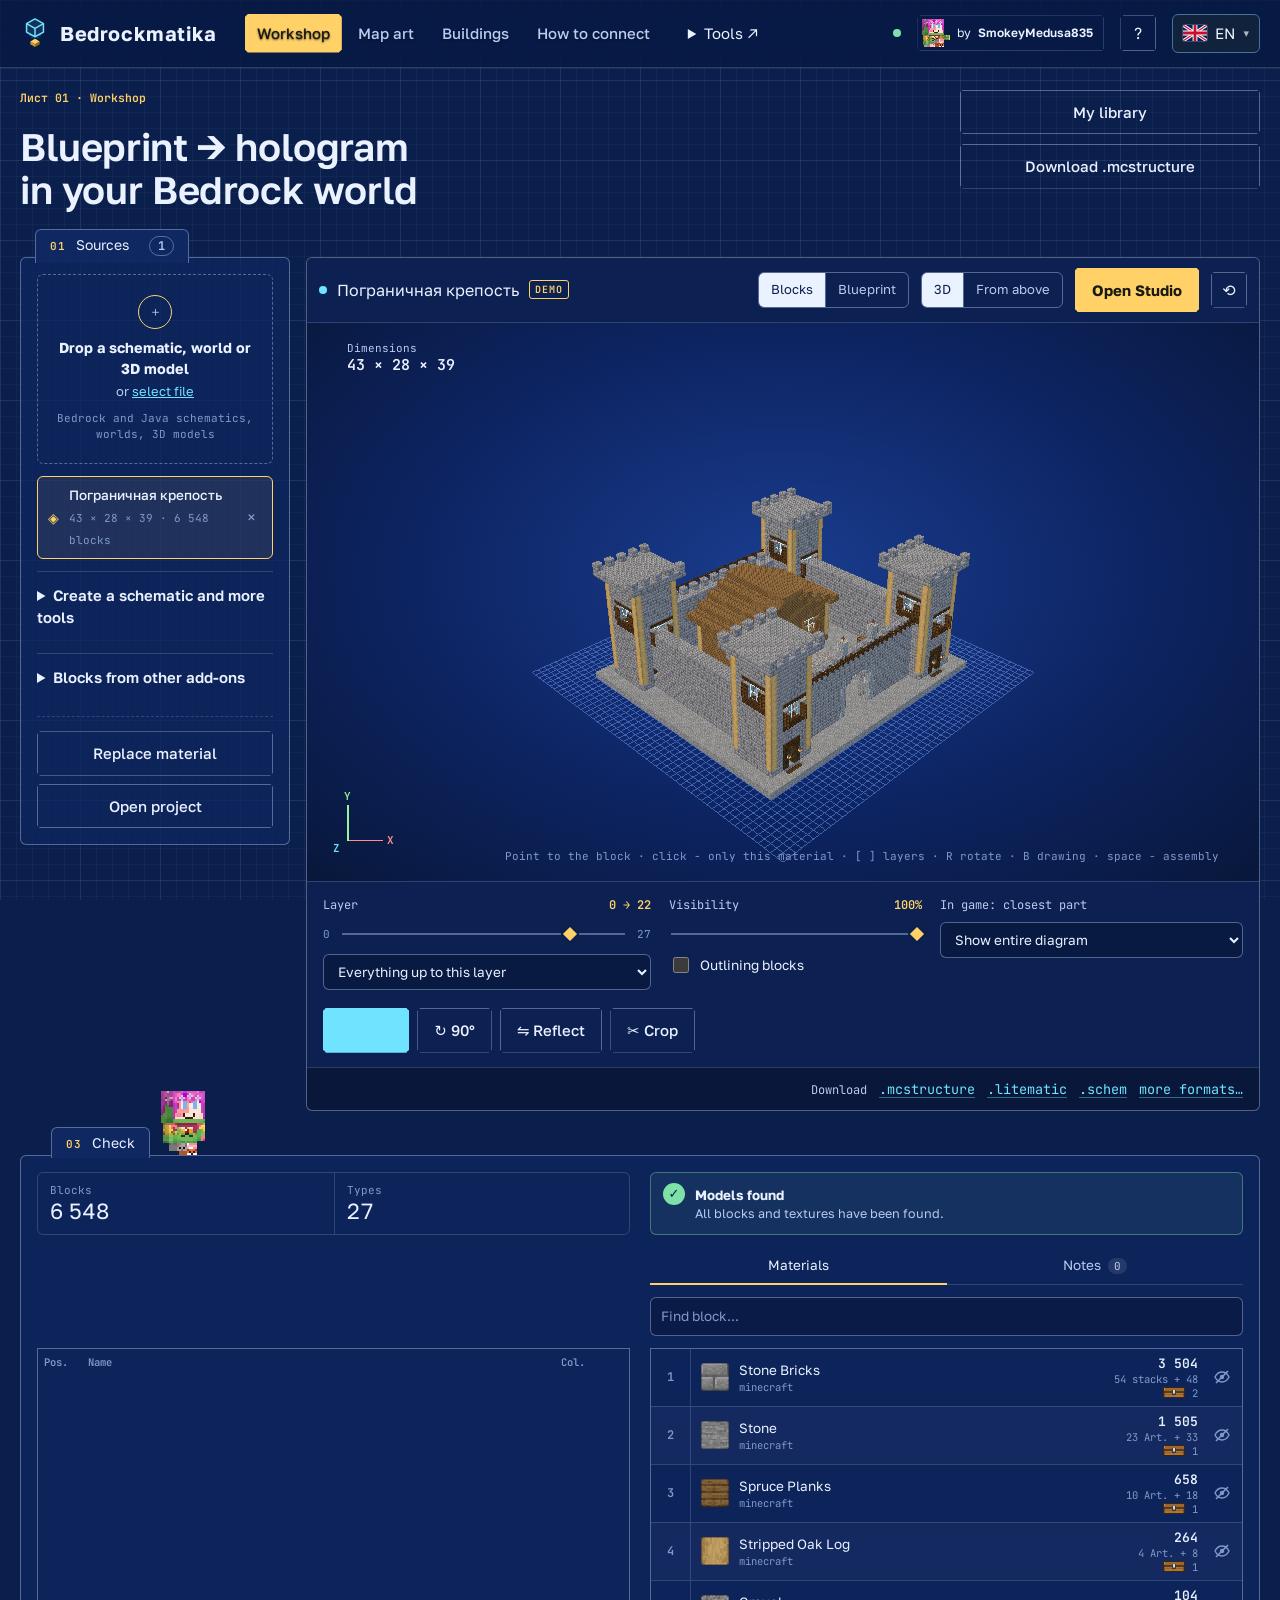
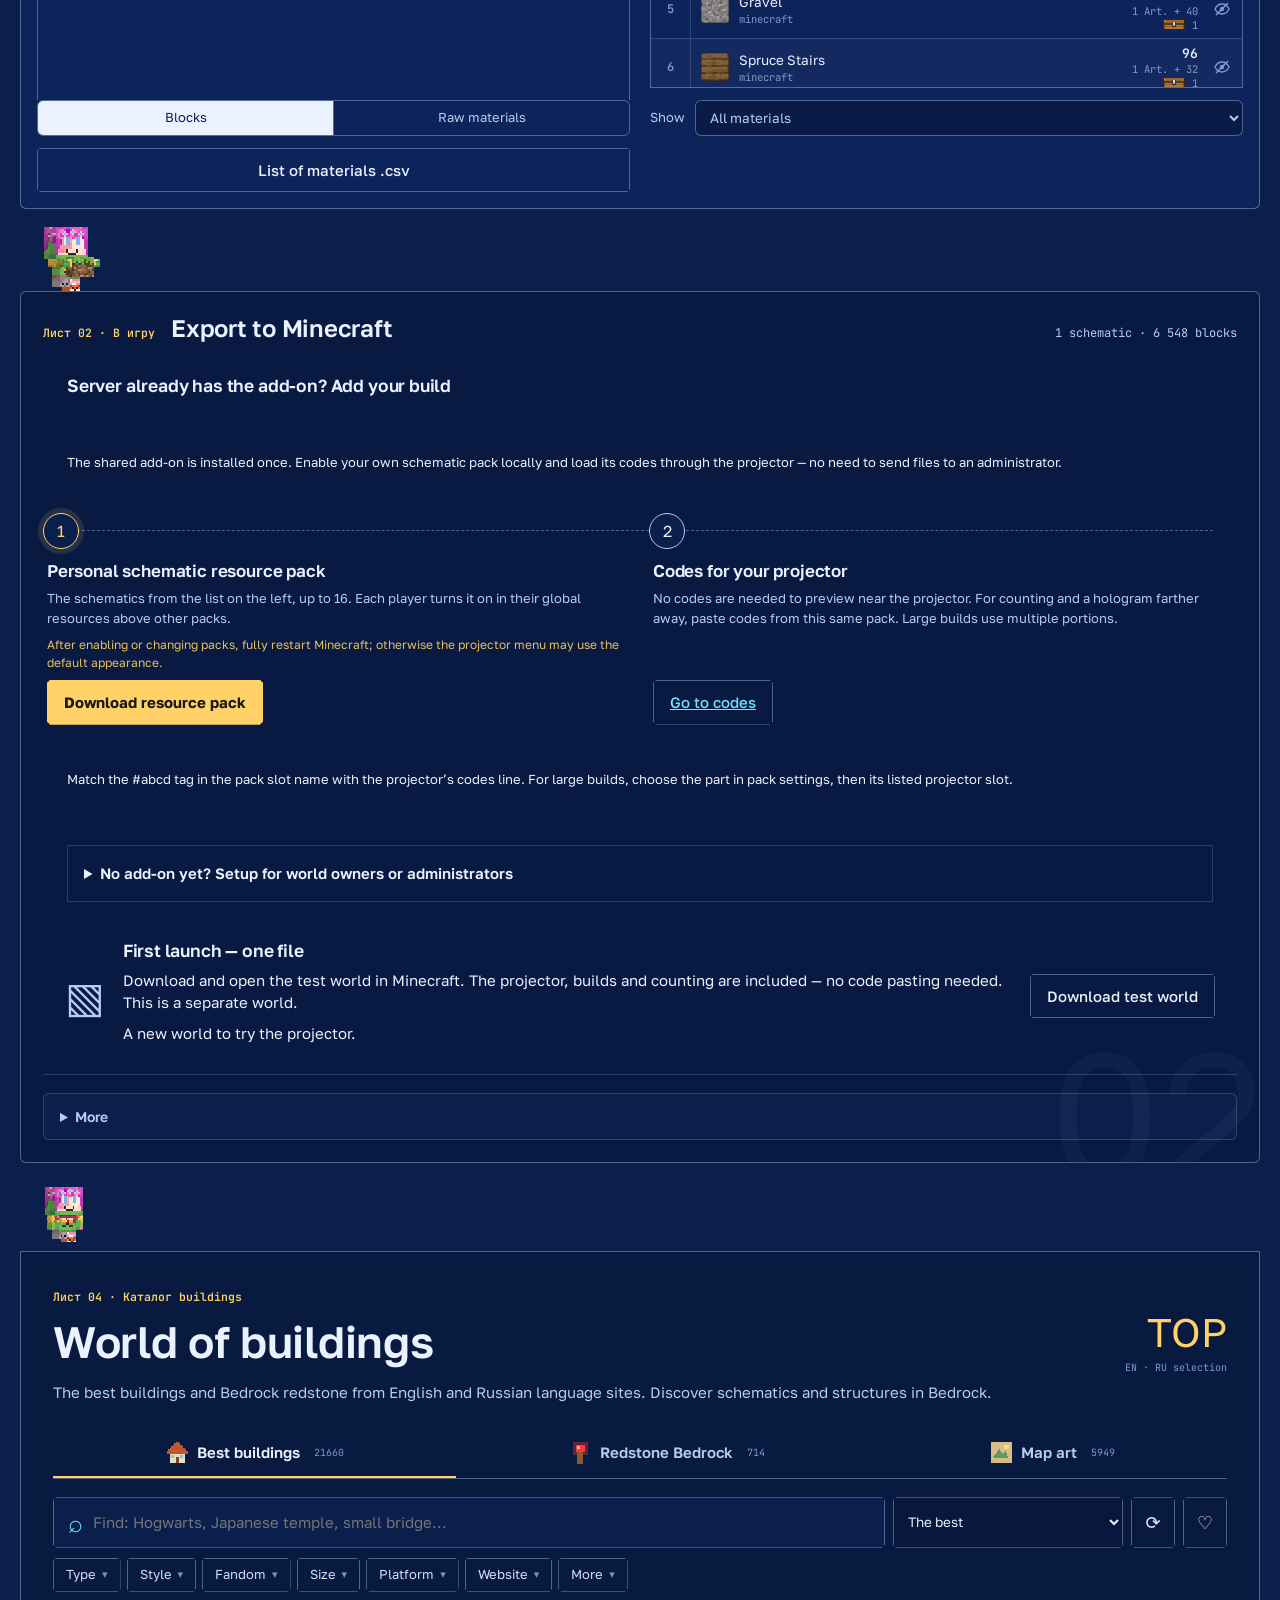
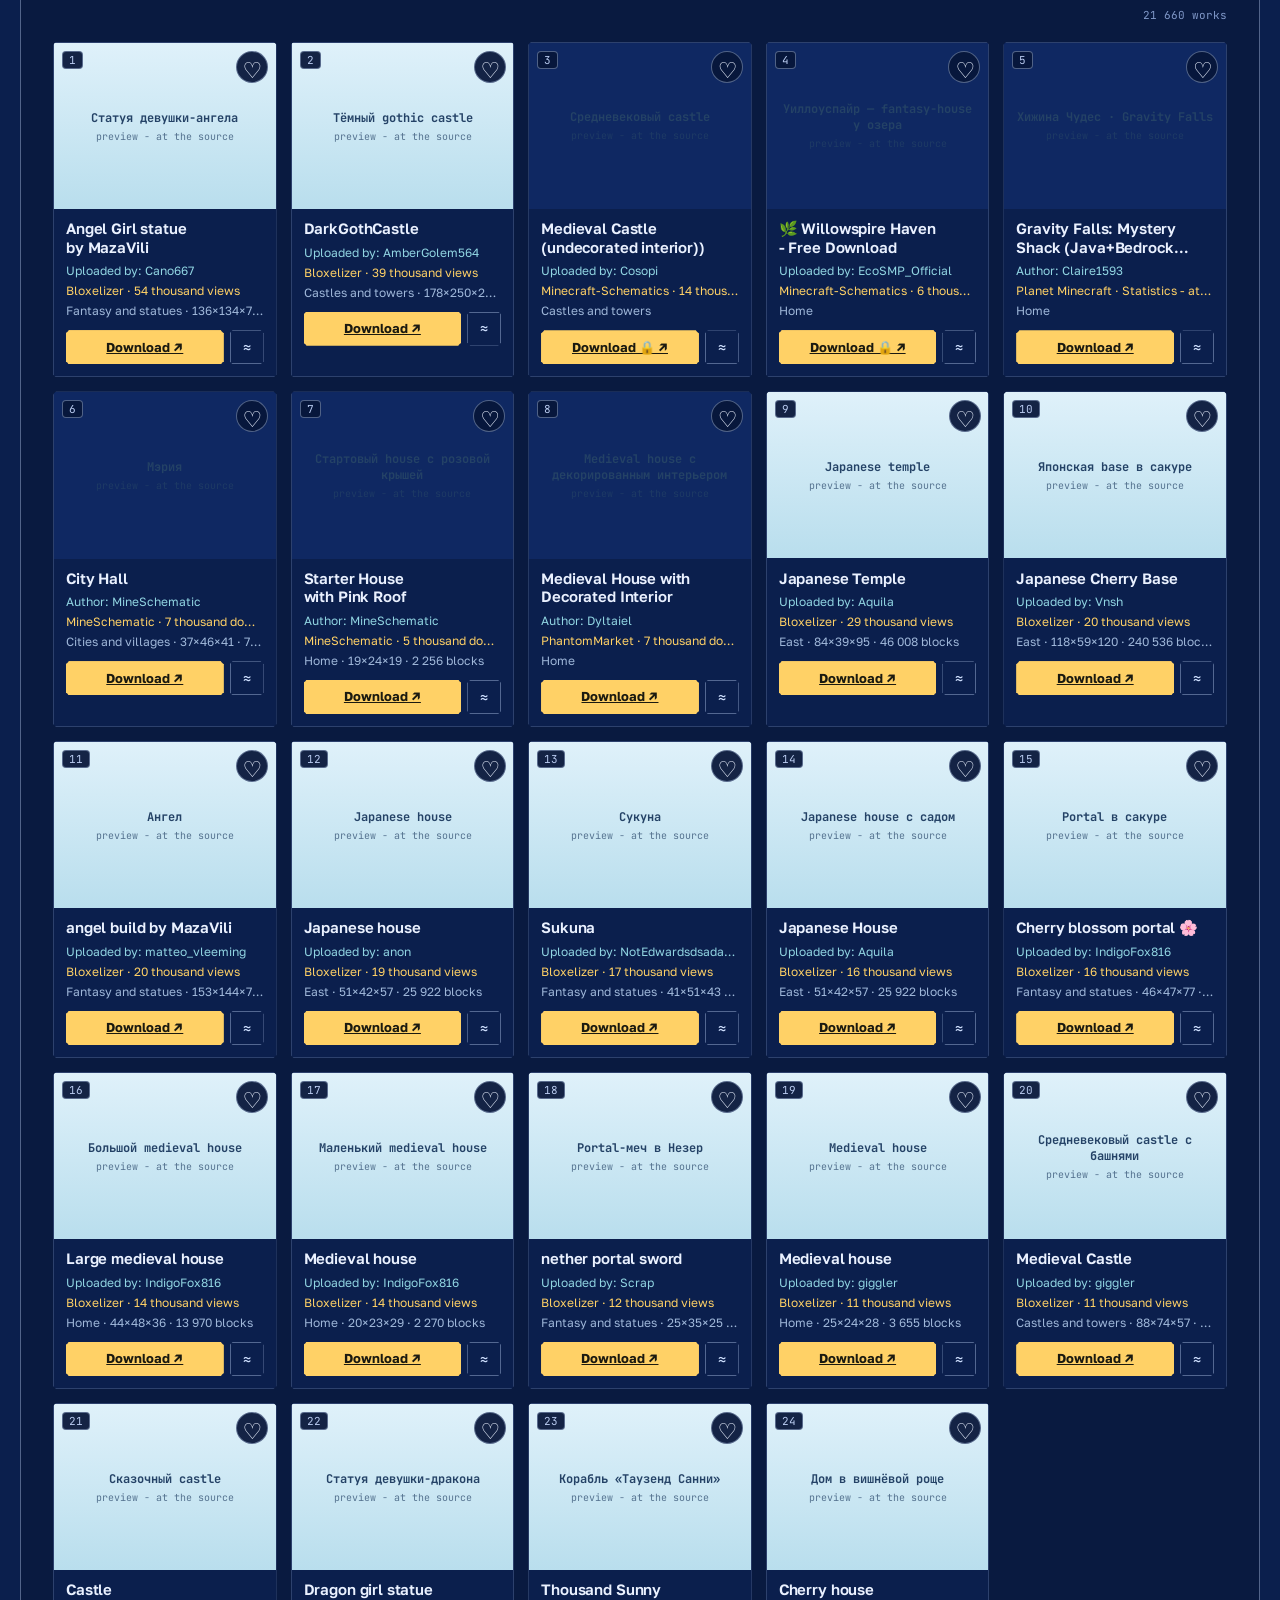
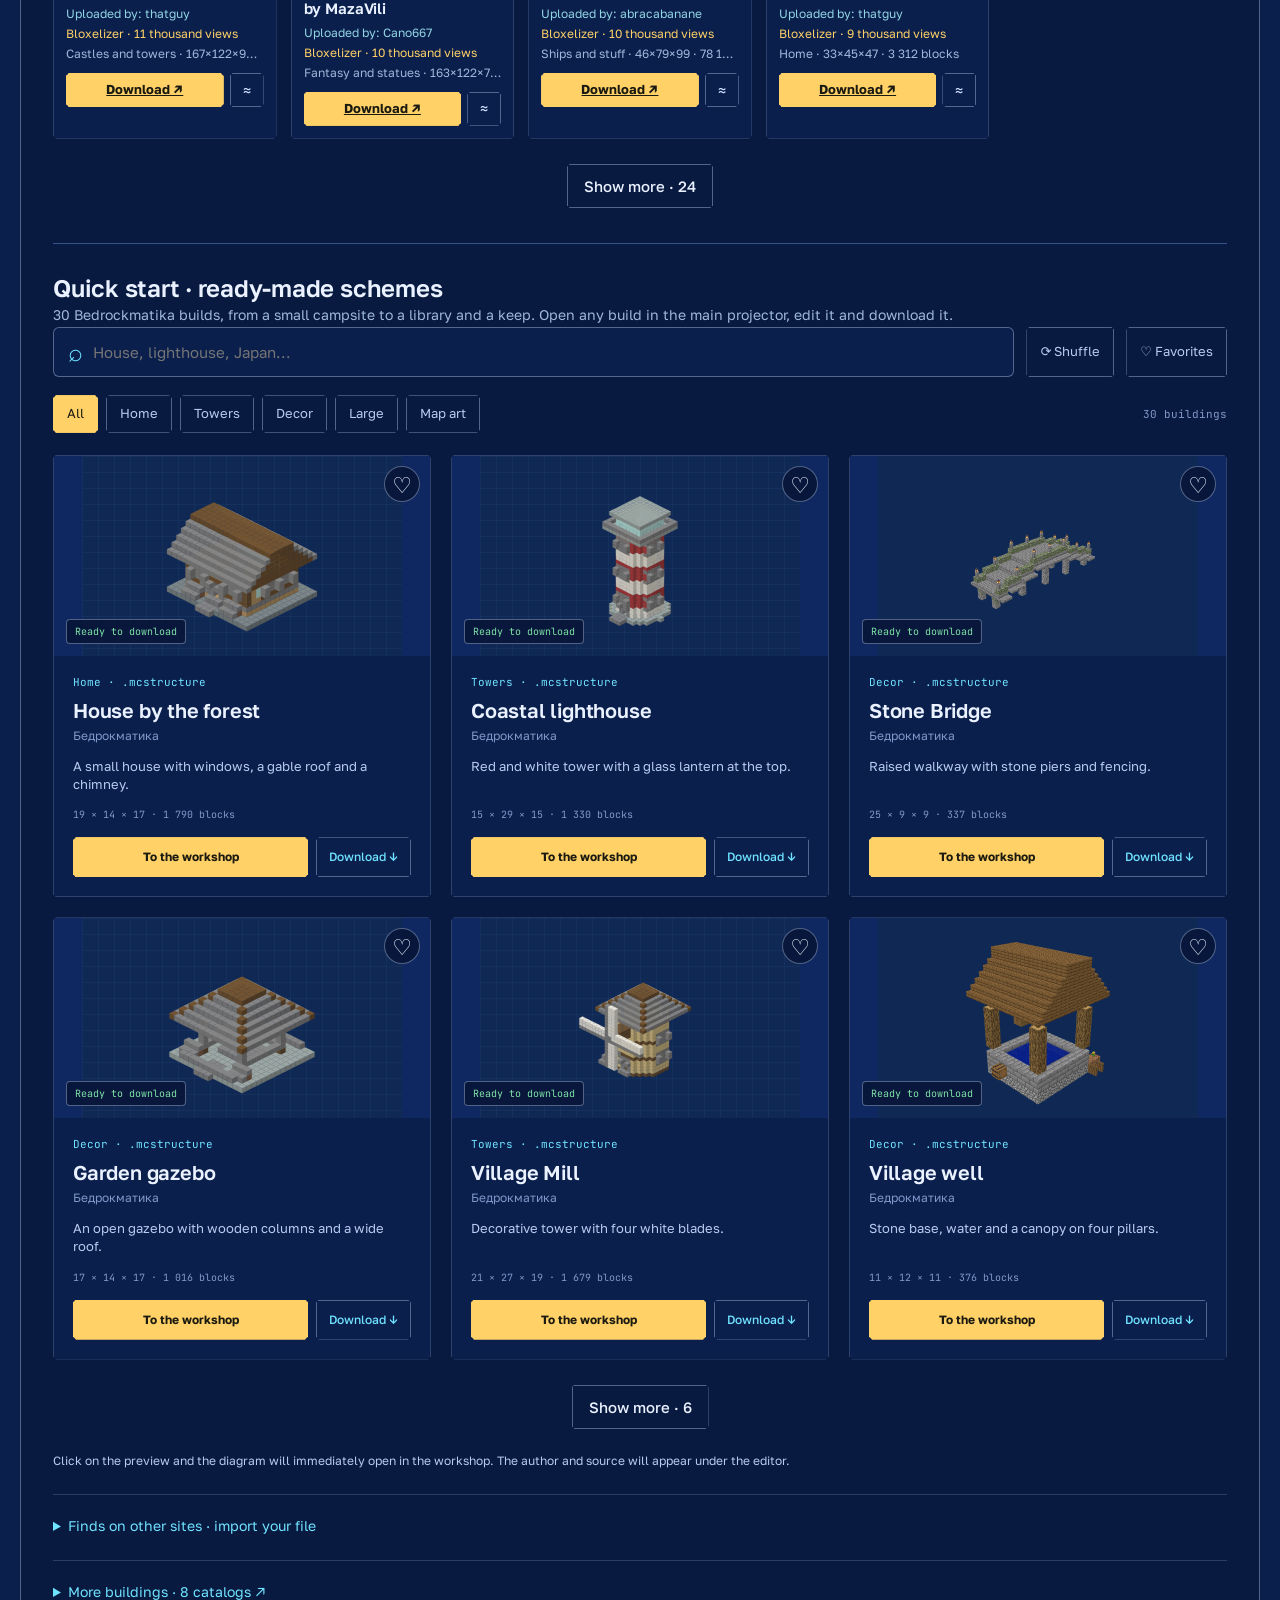
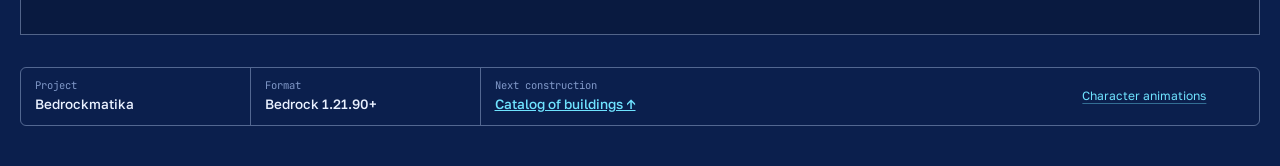
<file: index.html>
<!doctype html><html lang="ru"><head><meta charset="utf-8"><meta name="viewport" content="width=device-width,initial-scale=1"><meta name="theme-color" content="#0b1f4d">
<meta name="description" content="Схемы, голограммы и мапарты для Minecraft Bedrock. Аддон проектора ставится на сервер один раз, каждый игрок подключает свой ресурс-пак. Всё считается в браузере.">
<title>Бедрокматика — чертежи для Minecraft Bedrock</title>
<link rel="icon" href="favicon.svg?v=20261025" type="image/svg+xml"><link rel="manifest" href="manifest.webmanifest"><link rel="apple-touch-icon" href="icon-192.png">
<link rel="preconnect" href="https://fonts.googleapis.com"><link rel="preconnect" href="https://fonts.gstatic.com" crossorigin>
<link rel="stylesheet" href="https://fonts.googleapis.com/css2?family=Golos+Text:wght@400;500;600;700&family=JetBrains+Mono:wght@400;600&display=swap">
<link rel="stylesheet" href="style.css?v=20261024a"></head><body>

<header class="topbar">
 <a class="brand" href="./"><svg class="brandmark" viewBox="0 0 32 32" aria-hidden="true"><g class="bm-beam"><line x1="16" y1="24" x2="7" y2="15"/><line x1="16" y1="24" x2="25" y2="15"/></g><g class="bm-holo"><polygon points="16,1 25,6 25,15 16,20 7,15 7,6"/><polyline points="7,6 16,11 25,6"/><line x1="16" y1="11" x2="16" y2="20"/></g><polygon class="bm-top" points="16,22 21,25 16,28 11,25"/><polygon class="bm-left" points="11,25 16,28 16,31 11,28"/><polygon class="bm-right" points="16,28 21,25 21,28 16,31"/></svg><span class="brand-name">Бедрокматика</span></a>
 <nav class="tabs-main" aria-label="Разделы"><button class="nav active" id="workspaceNav">Мастерская</button><button class="nav" id="mapartsNav">Мапарты</button><button class="nav" id="catalogNav">Постройки</button><button class="nav" id="helpNav">Как подключить</button></nav>
<details class="tools-menu"><summary>Инструменты ↗</summary><div class="tools-cards"><a href="https://mineutils.net/tools/armor-trim-visualizer/" target="_blank" rel="noopener noreferrer"><img class="tool-preview" src="tool-armor.svg" alt="Отделка брони" width="320" height="140" loading="lazy"><strong>Отделка брони · MineUtils ↗</strong><small>Подбери материал и узор отделки на 3D-модели со своим скином.</small></a><a href="https://www.blockpalettes.com/" target="_blank" rel="noopener noreferrer"><img class="tool-preview" src="tool-palette.svg" alt="Палитра блоков" width="320" height="140" loading="lazy"><strong>Палитры блоков ↗</strong><small>Найди красивые сочетания блоков для стен, крыш и дорожек.</small></a><a href="https://www.chunkbase.com/apps/seed-map" target="_blank" rel="noopener noreferrer"><img class="tool-preview" src="tool-seed-map.svg" alt="Карта биомов" width="320" height="140" loading="lazy"><strong>Карта сида · Chunk Base ↗</strong><small>Найди биомы и структуры по сиду. Выбери Bedrock и версию своего мира.</small></a><a href="https://mctools.gg/banner-generator" target="_blank" rel="noopener noreferrer"><img class="tool-preview" src="tool-banner.svg" alt="Узоры знамён" width="320" height="140" loading="lazy"><strong>Мастер знамён · MCTools ↗</strong><small>Собери узор и получи рецепт для ткацкого станка. Команды сайта — для Java.</small></a></div></details> <span class="local-badge" title="Файлы не покидают браузер"><i></i><span>Файлы не покидают браузер</span></span>
 <a class="maker" title="Проекты SmokeyMedusa835 на CurseForge" href="https://www.curseforge.com/members/smokeymedusa835/projects" target="_blank" rel="noopener noreferrer"><img src="smokey-avatar.png" alt="" width="28" height="28">by <b>SmokeyMedusa835</b></a>
 <button class="icon-btn" id="aboutBtn" aria-label="Помощь">?</button>
</header>

<main>
<div id="workshopSection">

<section class="hero">
 <div class="hero-text">
  <span class="sheet-no">Лист 01 · Мастерская</span>
  <h1>Схема → голограмма<br>в&nbsp;твоём Bedrock-мире</h1>
 </div>
  <div class="hero-actions"><button class="btn ghost" id="heroStructure" type="button" title="Структура Minecraft Bedrock выбранной схемы">Скачать .mcstructure</button><button class="link-btn" id="heroHelp" hidden>Как подключить в игре →</button></div>
</section>

<div class="workspace">
 <aside class="panel sources">
  <div class="panel-title"><span>01</span>Исходники <em id="fileCount">1</em></div>
  <label class="dropzone" id="structureDrop"><input id="structureInput" type="file" accept=".mcstructure,.litematic,.schem,.schematic,.nbt,.dat,.zip,.mcworld,.glb,.gltf,.obj,.stl" multiple>
   <span class="drop-icon" aria-hidden="true">＋</span><strong>Перетащи схему, мир или 3D-модель</strong><span>или <u>выбери файл</u></span>
   <small>Схемы Bedrock и Java, миры, 3D-модели</small></label>
  <div id="structureList" class="file-list"></div>
  <p id="mapartHint" class="hint" role="status"></p>
  <details class="source-more"><summary>Создать схему и другие инструменты</summary>
  <button type="button" class="shape-entry" id="shapeBtn"><span class="shape-entry-icon" aria-hidden="true">◆</span><span class="shape-entry-text"><strong>Редактор фигур</strong><small>Собери постройку из башен, куполов, арок и стен. Станет схемой для голограммы</small></span></button>
  <div class="row-actions"><button class="link-btn" id="mapartBtn">Мапарт из картинки</button><button class="link-btn" id="demoBtn">Другое демо</button><button class="link-btn" id="showcaseBtn" title="Все блоки Bedrock с вариантами направлений. В тестовом мире рядом с каждой клеткой встанет настоящий блок и табличка с названием">Витрина блоков</button></div>

  </details>
  <details class="source-more"><summary>Блоки из других аддонов</summary>
  <div class="panel-title sub"><span>02</span>Аддоны <small>по желанию</small></div>
  <label class="dropzone compact" id="addonDrop"><input id="addonInput" type="file" accept=".mcaddon,.mcpack,.zip" multiple><strong>Добавить аддон</strong><small>mcaddon · mcpack · zip, открытые BP + RP</small></label>
  <p id="addonSupport" class="empty"></p>
  <div id="addonList" class="file-list"></div>
  </details>

  <div class="panel-foot"><button class="btn ghost full" id="variantBtn">Заменить материал</button><button class="btn ghost full" id="loadProject">Открыть проект</button><input id="projectInput" type="file" accept=".voxel,.zip" hidden></div>
 </aside>

 <section class="viewer">
  <div class="viewer-bar">
   <div class="viewer-title"><span class="live-dot" aria-hidden="true"></span><strong id="previewTitle">Лесная башня</strong><span class="tag" id="demoTag">ДЕМО</span></div>
   <div class="seg" role="group" aria-label="Отрисовка"><button id="viewTex" class="selected" title="Текстуры блоков">Блоки</button><button id="viewPlan" title="Синие клетки, как голограмма в игре (B)">Чертёж</button></div>
   <div class="seg" role="group" aria-label="Вид"><button id="view3d" class="selected">3D</button><button id="viewTop">Сверху</button></div>
   <button class="icon-btn" id="resetCamera" title="Вернуть камеру" aria-label="Вернуть камеру">⟲</button>
  </div>
  <div class="canvas-wrap" id="canvasWrap">
   <canvas id="preview" aria-label="Трёхмерная схема постройки"></canvas>
   <span class="corner tl" aria-hidden="true"></span><span class="corner tr" aria-hidden="true"></span><span class="corner bl" aria-hidden="true"></span><span class="corner br" aria-hidden="true"></span>
   <div class="dim-label"><span>Габариты</span><b id="dimensions">17 × 19 × 17</b></div>
   <div class="axes" aria-hidden="true"><span class="ax-x">X</span><span class="ax-y">Y</span><span class="ax-z">Z</span></div>
   <div class="render-note" id="renderNote" hidden></div>
   <div class="hover-tip" id="hoverTip" hidden></div>
   <div class="view-help"><span class="view-help-desktop">Наведи на блок · клик — только этот материал · [ ] слои · R поворот · B чертёж · пробел — сборка</span><span class="view-help-touch">Поверни и приблизь постройку жестами. Коснись блока, чтобы показать только его материал.</span></div>
  </div>
  <div class="build-credit" id="buildCredit" hidden></div>
  <div class="viewer-controls">
   <div class="ctrl ctrl-layer"><label for="layerRange">Слой <b id="layerLabel">Вся постройка</b></label>
    <div class="range-row"><span>0</span><input id="layerRange" type="range" min="-1" max="18" value="-1"><span id="maxLayer">18</span></div>
    <select id="layerMode" aria-label="Режим слоёв"><option value="single">Только этот слой</option><option value="below">Всё до этого слоя</option></select></div>
   <div class="ctrl"><label for="opacity">Видимость <b id="opacityLabel">100%</b></label><input id="opacity" type="range" min="20" max="100" value="100">
    <label class="check"><input id="outlineEnabled" type="checkbox"><span>Обводка блоков</span></label></div>
   <div class="ctrl"><label for="nearRadius" title="Настройка ресурс-пака: рисовать только часть схемы рядом с игроком. Модели целиком остаются в памяти. В игре ещё не проверено.">В игре: ближайшая часть</label><select id="nearRadius"><option value="0">Показывать всю схему</option><option value="8">Слабое устройство · 8 блоков</option><option value="16">Слабое устройство · 16 блоков</option><option value="24">Ближайшие 24 блока</option><option value="32">Ближайшие 32 блока</option></select></div><div class="ctrl ctrl-buttons"><button class="btn primary" id="playLayers" aria-pressed="false">▶ Собрать</button><button class="btn ghost" id="rotateBtn">↻ 90°</button><button class="btn ghost" id="mirrorBtn" aria-pressed="false">⇋ Отразить</button><button class="btn ghost" id="cropBtn" aria-pressed="false" title="Отрезать лишнее: гору, землю, соседние постройки">✂ Обрезать</button></div>
   <div class="ctrl crop-panel" id="cropPanel" hidden><span class="crop-title">Оставить только рамку — тяни «от» и «до». В 3D видно, что останется.</span><div class="frame-row"><b>X</b><input type="range" id="cropX1" aria-label="X: от"><input type="range" id="cropX2" aria-label="X: до"><span id="cropLabelX" class="mono"></span></div><div class="frame-row"><b>Y</b><input type="range" id="cropY1" aria-label="Y: от"><input type="range" id="cropY2" aria-label="Y: до"><span id="cropLabelY" class="mono"></span></div><div class="frame-row"><b>Z</b><input type="range" id="cropZ1" aria-label="Z: от"><input type="range" id="cropZ2" aria-label="Z: до"><span id="cropLabelZ" class="mono"></span></div><div class="crop-actions"><button class="btn primary" id="cropApply">Применить</button><button class="btn ghost" id="cropCancel">Отмена</button><button class="btn ghost" id="cropUndo" hidden>↶ Вернуть как было</button></div></div>
  </div>
  <div class="viewer-foot"><span></span><span class="downloads">Скачать <button class="link-btn" id="downloadStructure">.mcstructure</button><button class="link-btn" id="downloadLitematic" title="Для Litematica на Java">.litematic</button><button class="link-btn" id="downloadSchem" title="Для WorldEdit на Java">.schem</button><button class="link-btn" id="saveProject" title="Все схемы ZIP, готовый мир .mcworld, резервная копия .voxel">ещё форматы…</button></span></div>
 </section>

 <aside class="panel check-panel">
  <div class="panel-title"><span>03</span>Проверка</div>
  <div class="panel-walkway" aria-hidden="true"><div class="panel-walker"><img src="mascot/walk-still.png?v=2" data-mascot-animated="mascot/walk.png?v=2" data-mascot-still="mascot/walk-still.png?v=2" alt="" width="44" height="64" decoding="async"></div></div>
  <div class="stats"><div><span>Блоков</span><strong id="totalBlocks">—</strong></div><div><span>Типов</span><strong id="totalMaterials">—</strong></div></div>
  <div class="compat" id="compatibility"><span class="status-symbol">✓</span><div><strong id="compatTitle">Схема прочитана</strong><p id="compatDescription">Проверяем модели и текстуры.</p></div></div>
  <div class="tabs" role="tablist"><button class="tab active" id="materialsTab">Материалы</button><button class="tab" id="reportTab">Замечания <span id="issueCount">0</span></button></div>
  <input class="search" id="materialSearch" type="search" placeholder="Найти блок…" aria-label="Поиск материала">
  <div class="spec-head" id="specHead" aria-hidden="true"><span>Поз.</span><span>Наименование</span><span>Кол.</span><span></span></div>
  <div id="materials" class="materials-list"></div><div id="hiddenTypes" class="hidden-types" hidden></div><div id="report" class="report-list" hidden></div>
  <div class="seg full" role="group" aria-label="Режим списка"><button id="blocksMode" class="selected">Блоки</button><button id="rawMode">Сырьё</button></div>
  <p class="hint" id="rawNote" hidden></p>
  <div class="filter-row"><label for="blockFilter">Показать</label><select id="blockFilter"><option value="all">Все материалы</option></select></div>
  <button class="btn ghost full" id="downloadMaterials">Список материалов .csv</button>
 </aside>
</div>

<div class="export-frame">
 <div class="section-walkway export-traveller" data-mascot-track aria-hidden="true"><div class="section-walker"><img src="mascot/blockwalk-still.png" data-mascot-animated="mascot/blockwalk.png" data-mascot-still="mascot/blockwalk-still.png" alt="" width="56" height="64" decoding="async"></div></div>
<section class="export">
 <div class="export-head"><span class="sheet-no">Лист 02 · В игру</span><h2>Забери в Minecraft</h2><p id="exportSummary" class="export-summary" role="status"></p></div>

 <div class="export-body">
  <h3 class="route-title">Аддон уже есть на сервере — добавь свою схему</h3><p class="route-match">Общий аддон устанавливается один раз. Свои схемы ты подключаешь у себя и загружаешь через проектор — передавать файлы администратору не нужно.</p><ol class="route">

   <li class="stop main"><span class="balloon">1</span><h3>Личный ресурс-пак схемы</h3><p>Схемы из списка слева, до 16 штук. Каждый игрок включает его у себя в глобальных ресурсах выше других паков.</p><p class="stop-note">После включения или смены паков полностью перезапусти Minecraft — иначе меню проектора будет обычным.</p><button class="btn primary" id="packExport">Скачать ресурс-пак</button></li>
   <li class="stop"><span class="balloon">2</span><h3>Коды в свой проектор</h3><p>Для первого просмотра рядом с проектором коды не нужны. Для подсчёта и голограммы вдали от проектора вставь коды от этого же пака. Большие схемы передаются порциями.</p><a class="btn ghost" href="#codesSection" id="showCodes">Перейти к кодам</a></li>
  </ol>
  <p class="route-match">Сверь метку #abcd в названии слота пака и строке «коды» проектора. Метки должны совпадать. Для большой постройки выбери нужную часть шестерёнкой пака, затем указанный для неё слот в проекторе.</p>
  <details class="server-setup"><summary>Аддона ещё нет? Установка для владельца мира или администратора</summary><div class="server-setup-body"><h3>Общий аддон — один раз</h3><p>Владелец мира или администратор включает BP и базовый RP. Затем каждый игрок добавляет свои схемы самостоятельно.</p><button class="btn ghost" id="baseExport">Скачать общий аддон .mcaddon</button><div class="install-bundle"><div><h3>Первый раз в своём мире?</h3><p>Аддон и текущие схемы — одним файлом. После импорта подключи паки по шагам ниже. Коды для подсчёта вставляются отдельно.</p></div><button class="btn primary" id="bundleExport" type="button">Скачать комплект .mcaddon</button></div></div></details>
  <div id="packReceipt" class="pack-receipt" role="status" hidden></div>
 </div>
 <div class="quick-world"><span aria-hidden="true">▧</span><div><h3>Первый запуск — одним файлом</h3><p>Скачай и открой тестовый мир в Minecraft. Проектор, схемы и подсчёт уже подключены — вставлять коды не нужно. Это отдельный мир.</p><p id="worldHint" role="status"></p></div><button class="btn ghost" id="worldExport">Скачать тестовый мир</button></div>
 <details class="export-more" id="exportMore"><summary>Дополнительно</summary><div class="export-more-body">
  <section id="codesSection"><h3>Подсчёт блоков в игре</h3><p>Чтобы проектор считал поставленные блоки, передай ему коды один раз: «Схемы → Загрузить данные выбранной схемы». Коды всех схем пака вставляются за раз, каждая схема встаёт в свой слот и сохраняется в мире — любой твой проектор выберет её из «Загруженных схем». Большие паки копируются порциями — по одной вставке.</p><label class="field">Размер порции<select id="codePortion"><option value="20000">20 000 символов — надёжно</option><option value="50000">50 000 символов — меньше вставок</option><option value="100000">100 000 символов — если игра не виснет</option><option value="100">100 символов — если в игре меню обычное (BM_LIST)</option></select></label><div class="code-nav"><button type="button" class="btn ghost" id="codePrev" aria-label="Предыдущая порция">Назад</button><span id="codeIndex" class="mono" role="status">Порция 1</span><button type="button" class="btn ghost" id="codeNext" aria-label="Следующая порция">Следующая порция</button><button class="btn ghost" id="copyProgress">Скопировать</button></div><p class="hint">Скопируй текущую порцию, вставь в проектор и дождись подтверждения. Затем нажми «Следующая порция». Повторное копирование выдаёт тот же код.</p><p id="codeCopyStatus" class="code-copy-status" role="status" aria-live="polite"></p><textarea id="manualCode" class="manual-code" readonly hidden aria-label="Текущая порция кода" spellcheck="false"></textarea><button class="btn ghost" id="progressExport">Скачать коды</button></section>
  <section><h3>Табличка материалов</h3><p>Показывает количества материалов и двойных сундуков (54 стака, округление вверх). Для предметов аддонов без известного размера стака принято 64 (*).</p></section>
 </div></details>
</section>
</div>

<section id="catalog" class="build-catalog" aria-labelledby="catalogTitle">
 <div class="section-walkway catalog-traveller" data-mascot-track aria-hidden="true"><div class="section-walker"><img src="mascot/skip-still.png" data-mascot-animated="mascot/skip.png" data-mascot-still="mascot/skip-still.png" alt="" width="38" height="64" decoding="async"></div></div>
 <div class="catalog-heading"><div><span class="sheet-no">Лист 04 · Каталог построек</span><h2 id="catalogTitle">Мир построек</h2><p>Лучшие постройки и Bedrock-редстоун с англо- и русскоязычных сайтов. Открывай схемы и строй в Bedrock.</p></div><span class="catalog-total">TOP<br><small>EN · RU подборка</small></span></div>
 <section id="topCatalog" class="top-catalog" aria-labelledby="topTitle"><h3 id="topTitle" class="visually-hidden">Подборка лучших работ</h3><div id="topTabs" class="top-tabs" role="tablist" aria-label="Разделы подборки"><button id="topTab-build" type="button" role="tab" data-top-tab="build" aria-controls="topPanel"><svg class="top-tab-icon" viewBox="0 0 16 16" aria-hidden="true"><path fill="#c0582f" d="M7 1h2v1h1v1h1v1h1v1h1v1h1v1h1v2H1V7h1V6h1V5h1V4h1V3h1V2h1z"/><path fill="#e8dcc0" d="M3 9h10v6H3z"/><path fill="#7a4a24" d="M7 11h2v4H7z"/><path fill="#65d2e9" d="M4 10h2v2H4zM10 10h2v2h-2z"/></svg><span>Лучшие постройки</span> <small></small></button><button id="topTab-redstone" type="button" role="tab" data-top-tab="redstone" aria-controls="topPanel"><svg class="top-tab-icon" viewBox="0 0 16 16" aria-hidden="true"><path fill="#ff3b30" opacity=".35" d="M3 1h10v9H3z"/><path fill="#8a5a2b" d="M6 8h4v8H6z"/><path fill="#ff3b30" d="M5 3h6v5H5z"/><path fill="#ffb3ab" d="M6 4h2v2H6z"/></svg><span>Редстоун Bedrock</span> <small></small></button><button id="topTab-mapart" type="button" role="tab" data-top-tab="mapart" aria-controls="topPanel"><svg class="top-tab-icon" viewBox="0 0 16 16" aria-hidden="true"><path fill="#d7bc83" d="M1 1h14v14H1z"/><path fill="#5a9b60" d="M3 11l4-5 2 3 2-2 2 5H3z"/><path fill="#f6e18b" d="M10 3h3v3h-3z"/></svg><span>Мапарты</span> <small></small></button></div><div id="topPanel" role="tabpanel">
 <div class="cat-bar"><label class="catalog-search cat-search"><span aria-hidden="true">⌕</span><input id="topSearch" type="search" maxlength="120" placeholder="Найти: Хогвартс, японский храм, маленький мост…" aria-label="Поиск по подборке"></label><select id="topSort" aria-label="Сортировка"><option value="recommended">Лучшие</option><option value="popular">Популярные у источников</option><option value="downloads">Больше скачиваний</option><option value="views">Больше просмотров</option><option value="newest">Новые</option><option value="small">Сначала маленькие</option><option value="large">Сначала большие</option><option value="random">Вперемешку</option><option value="title">По названию А–Я</option></select><button type="button" id="topShuffle" class="cat-icon" title="Перемешать — другие работы">⟳</button><button type="button" id="topFavorites" class="cat-icon" aria-pressed="false" title="Только избранное">♡</button></div>
 <div class="cat-facets" id="topFacets" role="group" aria-label="Фильтры подборки"></div>
 <div class="cat-status"><div id="topActiveFilters" class="cat-active" aria-label="Выбранные условия"></div><span id="topCount" class="top-count" role="status" aria-live="polite"></span><button type="button" id="topReset" class="cat-reset">Сбросить всё</button></div>
 <p id="topIntro" class="top-intro"></p>
 <div id="topGrid" class="catalog-grid top-grid"></div>
 <div id="topEmpty" class="catalog-empty" hidden><h3>Ничего не нашлось</h3><p>Попробуй другое слово — английские названия тоже ищутся — или убери условие выше.</p></div>
 <div class="catalog-more-wrap"><button id="topMore" type="button" class="btn ghost">Показать ещё</button></div>

</div></section><div class="local-heading"><h3>Быстрый старт · готовые схемы</h3><p>30 схем Бедрокматики: от маленького лагеря до библиотеки и крепости. Каждую можно открыть в главном проекторе, изменить и скачать.</p></div><div class="catalog-toolbar"><label class="catalog-search"><span aria-hidden="true">⌕</span><input id="catalogSearch" type="search" placeholder="Дом, маяк, Япония…" aria-label="Поиск построек"></label><select id="catalogSource" aria-label="Источник построек" hidden></select><button type="button" id="catalogShuffle" class="catalog-chip">⟳ Перемешать</button><button type="button" id="catalogFavorites" class="catalog-chip" aria-pressed="false">♡ Избранное</button></div>
 <div class="catalog-filter-row"><div class="catalog-filters" id="catalogFilters" role="group" aria-label="Категории построек"></div><span id="catalogCount" role="status" aria-live="polite"></span></div>
 <div id="catalogGrid" class="catalog-grid"></div>
 <div id="catalogEmpty" class="catalog-empty" hidden><h3>Пока ничего не нашлось</h3><p>Попробуй другое название или убери фильтры.</p><button id="catalogReset" type="button" class="btn ghost">Сбросить фильтры</button></div>
 <div class="catalog-more-wrap"><button id="catalogMore" type="button" class="btn ghost">Показать ещё</button></div>
 <p class="catalog-how">Нажми на превью — схема сразу откроется в мастерской. Автор и источник появятся под редактором.</p>
 <details class="catalog-source-details"><summary>Находки на других сайтах · импорт своего файла</summary><p>Для этих работ прямое подключение пока недоступно. Скачай файл на странице проекта и выбери его здесь — подпись автора сохранится вместе с проектом.</p><div id="catalogReferences" class="catalog-references"></div></details>
 <details class="catalog-source-details"><summary>Больше построек · 8 каталогов ↗</summary><div id="catalogSources" class="catalog-sources"></div><p>Страницы источников проверены 22 октября 2026. Доступность и условия скачивания могут меняться.</p></details>
 <noscript><p>Для поиска и готовых схем включи JavaScript. Каталоги: <a href="https://mc-schematics.com/">mc-schematics</a>, <a href="https://www.shulkr.com/en">Shulkr</a>, <a href="https://bloxelizer.com/schematics">Bloxelizer</a>.</p></noscript>
</section>

<footer class="stamp">
 <div><span>Проект</span><b>Бедрокматика</b></div>
 <div><span>Формат</span><b>Bedrock 1.21.90+</b></div>
 <div><span>Следующая стройка</span><b><a href="#catalog">Каталог построек ↑</a></b></div>
<button type="button" class="link-btn mascot-motion" id="mascotMotion" aria-pressed="false">Анимации персонажа</button></footer>
</div>

<section id="mapartSection" hidden>
 <section class="intro"><div class="intro-text"><span class="sheet-no">Лист 03 · Мапарты</span><h1>Картинка → карта из блоков</h1></div></section>
 <div class="mapart-studio">
  <aside class="panel mapart-tools">
   <label class="dropzone" id="mapartDrop"><input id="mapStudioInput" type="file" accept="image/*,.nbt,.dat,.schem,.schematic,.litematic,.mcstructure,.zip" multiple><span class="drop-icon" aria-hidden="true">＋</span><strong>Картинка или карта</strong><small>png · jpg · nbt · dat · zip</small></label>
   <label class="field">Размер<select id="mapSize"><option value="1x1">1 × 1 карта · 128 × 128</option><option value="2x1">2 × 1 · 256 × 128</option><option value="1x2">1 × 2 · 128 × 256</option><option value="2x2">2 × 2 · 256 × 256</option><option value="custom">Свой размер…</option></select></label>
   <div class="field map-custom" id="mapCustom" hidden>Карт по ширине и высоте<div class="map-custom-row"><input id="mapCustomW" type="number" min="1" max="16" value="3" aria-label="Карт по ширине"><span>×</span><input id="mapCustomH" type="number" min="1" max="16" value="2" aria-label="Карт по высоте"></div><small id="mapCustomNote" class="mono"></small></div>
   <label class="field">Кадрирование<select id="mapFit"><option value="fill">Заполнить</option><option value="fit">Вместить</option></select></label>
   <label class="field">Обрезать слева<input id="mapCropLeft" type="range" min="0" max="45" value="0"></label>
   <label class="field">Обрезать справа<input id="mapCropRight" type="range" min="0" max="45" value="0"></label>
   <label class="field">Обрезать сверху<input id="mapCropTop" type="range" min="0" max="45" value="0"></label>
   <label class="field">Обрезать снизу<input id="mapCropBottom" type="range" min="0" max="45" value="0"></label>
   <div class="field">Режим<div class="seg full" role="group" aria-label="Режим мапарта"><button id="mapFlat" class="selected" type="button">Плоский</button><button id="mapStairs" type="button">Лестница · ×3 оттенка</button></div></div>
   <label class="field">Блоки<select id="mapPalette"><option value="all">Шерсть, бетон, терракота</option><option value="full">Все цвета карты</option><option value="wool">Только шерсть</option><option value="concrete">Только бетон</option><option value="terracotta">Только терракота</option><option value="custom">Свой набор</option></select></label>
   <details class="map-colors" id="mapColorsBox"><summary>Блок для каждого цвета <span id="mapColorCount" class="mono"></span></summary><div id="mapColors"></div></details>
   <label class="field">Дизеринг<select id="mapDither"></select></label>
   <label class="field">Подбор цвета<select id="mapColorSpace"><option value="lab">Как видит глаз (Lab)</option><option value="rgb">Быстрый (RGB)</option></select></label>
   <label class="field">Яркость<input id="mapBrightness" type="range" min="-50" max="50" value="0"></label>
   <label class="field">Контраст<input id="mapContrast" type="range" min="-50" max="100" value="0"></label>
   <label class="field">Насыщенность<input id="mapSaturation" type="range" min="-100" max="100" value="0"></label>
   <label class="field">Секции в мастерской<select id="mapTile"><option value="whole">Целиком, если до 100 000 блоков</option><option value="128">128 × 128 — меньше слотов</option><option value="64">64 × 64 — ближе к проектору</option></select></label>
   <label class="check"><input id="mapGrid" type="checkbox"><span>Сетка карт</span></label>
  </aside>
  <div class="mapart-board">
   <div class="viewer-bar"><strong>Чертёж мапарта</strong><span id="mapartStats" class="mono">128 × 128</span></div>
   <div id="mapartEmpty" class="mapart-empty"><span aria-hidden="true">▦</span><h2>Добавь картинку</h2><p>Или готовую карту .dat / схему</p></div>
   <div id="mapartPreview" hidden><div class="mapart-pixels"><canvas id="mapartCanvas" aria-label="Предпросмотр мапарта"></canvas></div></div>
   <div class="mapart-actions"><button class="btn primary" id="mapToWorkshop" disabled>В мастерскую</button><button class="btn ghost" id="mapNBT" disabled>.nbt</button><button class="btn ghost" id="mapDAT" disabled>.dat</button><button class="btn ghost" id="mapPNG" disabled>PNG</button></div>
  </div>
  <aside class="panel mapart-materials"><div class="panel-title">Материалы</div><div id="mapartMaterials"><p class="hint">Появятся после загрузки</p></div></aside>
 </div>
</section>
</main>

<div id="toast" role="status" aria-live="polite" hidden></div>

<dialog id="helpDialog"><button class="icon-btn dialog-close" id="closeHelp" aria-label="Закрыть">×</button>
 <span class="sheet-no">Как подключить</span><h2>Один аддон на сервер.<br>Свои схемы у каждого.</h2>
 <ol class="help-visual">
  <li class="help-card"><svg viewBox="0 0 160 96" aria-hidden="true"><rect x="14" y="24" width="50" height="50" rx="4" fill="#163a7a" stroke="#6fe3ff"/><text x="39" y="46" text-anchor="middle" font-size="12" fill="#6fe3ff" font-family="monospace">BP</text><text x="39" y="63" text-anchor="middle" font-size="12" fill="#ffd166" font-family="monospace">RP</text><path d="M72 49h22m-7-7 7 7-7 7" stroke="#eaf1ff" stroke-width="3" fill="none"/><rect x="104" y="30" width="42" height="40" fill="#7a5530"/><rect x="104" y="30" width="42" height="12" fill="#5fae3c"/></svg><strong>Аддон — один раз на мир</strong><span>Владелец мира или администратор подключает BP и RP один раз. Если аддон уже есть, сразу скачивай личный пак схемы.</span></li>
  <li class="help-card"><svg viewBox="0 0 160 96" aria-hidden="true"><rect x="20" y="14" width="96" height="20" rx="3" fill="#163a7a" stroke="#ffd166"/><path d="M30 29l6-10 6 10z" fill="#6fe3ff"/><rect x="48" y="21" width="58" height="6" rx="2" fill="#ffd166"/><rect x="20" y="40" width="96" height="18" rx="3" fill="#10264f"/><rect x="30" y="46" width="70" height="6" rx="2" fill="#33508f"/><rect x="20" y="64" width="96" height="18" rx="3" fill="#10264f"/><rect x="30" y="70" width="60" height="6" rx="2" fill="#33508f"/><path d="M134 76V22m-8 8 8-8 8 8" stroke="#ffd166" stroke-width="3" fill="none"/></svg><strong>Пак схемы — каждому игроку</strong><span>Скачай ресурс-пак схемы и включи его в глобальных ресурсах выше других паков.</span></li>
  <li class="help-card"><svg viewBox="0 0 160 96" aria-hidden="true"><rect x="34" y="22" width="14" height="14" rx="1" fill="#eef3ff"/><rect x="18" y="38" width="14" height="14" rx="1" fill="#c9a26b"/><rect x="34" y="38" width="14" height="14" rx="1" fill="#eef3ff"/><rect x="50" y="38" width="14" height="14" rx="1" fill="#c9a26b"/><rect x="18" y="54" width="14" height="14" rx="1" fill="#6f5030"/><rect x="34" y="54" width="14" height="14" rx="1" fill="#6f5030"/><rect x="50" y="54" width="14" height="14" rx="1" fill="#6f5030"/><rect x="18" y="22" width="14" height="14" rx="1" fill="none" stroke="#33508f"/><rect x="34" y="22" width="14" height="14" rx="1" fill="none" stroke="#33508f"/><rect x="50" y="22" width="14" height="14" rx="1" fill="none" stroke="#33508f"/><rect x="18" y="38" width="14" height="14" rx="1" fill="none" stroke="#33508f"/><rect x="34" y="38" width="14" height="14" rx="1" fill="none" stroke="#33508f"/><rect x="50" y="38" width="14" height="14" rx="1" fill="none" stroke="#33508f"/><rect x="18" y="54" width="14" height="14" rx="1" fill="none" stroke="#33508f"/><rect x="34" y="54" width="14" height="14" rx="1" fill="none" stroke="#33508f"/><rect x="50" y="54" width="14" height="14" rx="1" fill="none" stroke="#33508f"/><path d="M74 49h18m-7-7 7 7-7 7" stroke="#eaf1ff" stroke-width="3" fill="none"/><rect x="104" y="34" width="36" height="34" fill="#b28a55"/><rect x="104" y="30" width="36" height="9" fill="#1d4c9b"/><rect x="104" y="34" width="5" height="34" fill="#6f5030"/><rect x="135" y="34" width="5" height="34" fill="#6f5030"/></svg><strong>Скрафти проектор</strong><span>Бумага, доски любого дерева и брёвна — на верстаке.</span></li>
  <li class="help-card"><svg viewBox="0 0 160 96" aria-hidden="true"><rect x="14" y="18" width="40" height="56" rx="4" fill="#163a7a" stroke="#6fe3ff"/><rect x="26" y="13" width="16" height="9" rx="2" fill="#6fe3ff"/><rect x="21" y="32" width="26" height="4" fill="#6fe3ff"/><rect x="21" y="42" width="22" height="4" fill="#6fe3ff"/><rect x="21" y="52" width="26" height="4" fill="#6fe3ff"/><path d="M62 47h20m-7-7 7 7-7 7" stroke="#eaf1ff" stroke-width="3" fill="none"/><rect x="90" y="18" width="58" height="56" rx="3" fill="#0b1f4d" stroke="#ffd166"/><rect x="97" y="34" width="44" height="12" fill="#5f5f5f"/><rect x="97" y="54" width="44" height="12" rx="2" fill="#c6c6c6"/></svg><strong>Передай коды — один раз</strong><span>Сайт: «Скопировать коды всех схем». Игра: Схемы → Загрузить данные → вставить.</span></li>
  <li class="help-card"><svg viewBox="0 0 160 96" aria-hidden="true"><g transform="translate(36 48)"><circle r="18" fill="none" stroke="#ffd166" stroke-width="8" stroke-dasharray="7 5"/><circle r="9" fill="#ffd166"/><circle r="4" fill="#0b1f4d"/></g><rect x="76" y="16" width="70" height="18" rx="3" fill="#10264f"/><rect x="76" y="39" width="70" height="18" rx="3" fill="#163a7a" stroke="#6fe3ff"/><rect x="76" y="62" width="70" height="18" rx="3" fill="#10264f"/><text x="84" y="29" font-size="10" fill="#9fb4dd" font-family="monospace">1</text><text x="84" y="52" font-size="10" fill="#6fe3ff" font-family="monospace">2 ✓</text><text x="84" y="75" font-size="10" fill="#9fb4dd" font-family="monospace">3</text></svg><strong>Большая постройка — одна часть за раз</strong><span>Шестерёнка у пака схемы → выбери часть. В проекторе выбери тот же слот.</span></li>
  <li class="help-card"><svg viewBox="0 0 160 96" aria-hidden="true"><rect x="20" y="20" width="18" height="18" fill="#4fd18b" fill-opacity="0.8" stroke="#6fe3ff" stroke-opacity=".6"/><rect x="40" y="20" width="18" height="18" fill="#4fd18b" fill-opacity="0.8" stroke="#6fe3ff" stroke-opacity=".6"/><rect x="60" y="20" width="18" height="18" fill="#6fe3ff" fill-opacity="0.18" stroke="#6fe3ff" stroke-opacity=".6"/><rect x="80" y="20" width="18" height="18" fill="#6fe3ff" fill-opacity="0.18" stroke="#6fe3ff" stroke-opacity=".6"/><rect x="100" y="20" width="18" height="18" fill="#6fe3ff" fill-opacity="0.18" stroke="#6fe3ff" stroke-opacity=".6"/><rect x="120" y="20" width="18" height="18" fill="#6fe3ff" fill-opacity="0.18" stroke="#6fe3ff" stroke-opacity=".6"/><rect x="20" y="40" width="18" height="18" fill="#4fd18b" fill-opacity="0.8" stroke="#6fe3ff" stroke-opacity=".6"/><rect x="40" y="40" width="18" height="18" fill="#ff5d5d" fill-opacity="0.85" stroke="#6fe3ff" stroke-opacity=".6"/><rect x="60" y="40" width="18" height="18" fill="#6fe3ff" fill-opacity="0.18" stroke="#6fe3ff" stroke-opacity=".6"/><rect x="80" y="40" width="18" height="18" fill="#4fd18b" fill-opacity="0.8" stroke="#6fe3ff" stroke-opacity=".6"/><rect x="100" y="40" width="18" height="18" fill="#6fe3ff" fill-opacity="0.18" stroke="#6fe3ff" stroke-opacity=".6"/><rect x="120" y="40" width="18" height="18" fill="#6fe3ff" fill-opacity="0.18" stroke="#6fe3ff" stroke-opacity=".6"/><rect x="20" y="60" width="18" height="18" fill="#4fd18b" fill-opacity="0.8" stroke="#6fe3ff" stroke-opacity=".6"/><rect x="40" y="60" width="18" height="18" fill="#4fd18b" fill-opacity="0.8" stroke="#6fe3ff" stroke-opacity=".6"/><rect x="60" y="60" width="18" height="18" fill="#4fd18b" fill-opacity="0.8" stroke="#6fe3ff" stroke-opacity=".6"/><rect x="80" y="60" width="18" height="18" fill="#6fe3ff" fill-opacity="0.18" stroke="#6fe3ff" stroke-opacity=".6"/><rect x="100" y="60" width="18" height="18" fill="#6fe3ff" fill-opacity="0.18" stroke="#6fe3ff" stroke-opacity=".6"/><rect x="120" y="60" width="18" height="18" fill="#6fe3ff" fill-opacity="0.18" stroke="#6fe3ff" stroke-opacity=".6"/></svg><strong>Строй по подсветке</strong><span>Зелёный — верно, красный — не тот блок. По всей постройке подсветка видна, когда коды загружены.</span></li>
 </ol>
 <details class="help-more"><summary>Подробнее: быстрые предметы и палка отладки</summary>
 <ol class="help-steps">
  <li><strong>Проектор.</strong> Найди «Проектор Бедрокматики» в творческом инвентаре, скрафти на верстаке (сверху по центру бумага, в середине бумага между двумя досками любого дерева, внизу три любых бревна) или выполни <code>/give @s bedrockmatika:projector</code>. Поставь и нажми на него.</li>
  <li><strong>Быстрые предметы.</strong> Нажми на проектор, держа: кирпич — вкл/выкл, палку — сдвиг туда, куда смотришь, медный слиток — поворот, кожу — следующий слой, флинт — режим слоёв, осколок аметиста — видимость, белый краситель — подсветка ошибок, железный слиток — прогресс. С приседанием — в обратную сторону.</li>
  <li><strong>Палка отладки</strong> (творческий режим, <code>/give @s bedrockmatika:debug_stick</code>). Выглядит как зачарованная палка, как в Java. Нажатие — следующее значение свойства блока, с приседанием — следующее свойство.</li>
  <li><strong>Табличка материалов.</strong> Показывает общее число блоков, количества материалов и необходимое число двойных сундуков. Прогресс, остаток и ошибки с таблички убраны.</li>
 </ol></details>
 <button class="btn primary" id="helpDone">Понятно</button></dialog>

<dialog id="shapeDialog" class="wide-dialog shape-editor"><button class="icon-btn dialog-close" id="closeShape" aria-label="Закрыть">×</button>
 <span class="sheet-no">Редактор фигур</span><h2>Собери постройку из фигур</h2>
 <p class="hint shape-hint">Ставь фигуры друг на друга, двигай их и вырезай пустоты — окна, двери, проходы. Готовая сцена станет схемой в «Исходниках»: её можно смотреть по слоям, собрать в голограмму и потом снова открыть здесь.</p>
 <div class="scene-bar">
  <div class="scene-parts" id="sceneParts" role="listbox" aria-label="Фигуры сцены"></div>
  <div class="scene-actions"><button type="button" class="btn" id="sceneAdd">+ Фигура сверху</button><button type="button" class="btn" id="sceneDup">Копия</button><button type="button" class="btn" id="sceneDel">Удалить</button></div>
 </div>
 <div class="scene-layout">
  <div class="shape-pick" id="shapeList" role="radiogroup" aria-label="Тип фигуры"></div>
  <div class="shape-form">
   <div class="shape-params">
    <label class="field" id="shapeSizeField">Диаметр<input id="shapeSize" type="number" min="1" max="256" value="15"></label>
    <label class="field" id="shapeHeightField">Высота<input id="shapeHeight" type="number" min="1" max="256" value="12"></label>
    <label class="field" id="shapeDepthField">Глубина<input id="shapeDepth" type="number" min="1" max="256" value="3"></label>
    <label class="field" id="shapeTubeField">Толщина кольца<input id="shapeTube" type="number" min="1" max="256" value="7"></label>
    <label class="field" id="shapeThicknessField">Толщина стенки<input id="shapeThickness" type="number" min="1" max="64" value="1"></label>
   </div>
   <label class="check" id="shapeHollowField"><input id="shapeHollow" type="checkbox" checked><span>Полая внутри</span></label>
   <label class="check"><input id="shapeCut" type="checkbox"><span>Вырезать: фигура делает пустоту в тех, что выше по списку</span></label>
   <div class="shape-params scene-pos">
    <label class="field">X<input id="sceneX" type="number" min="-512" max="512" value="0"></label>
    <label class="field">Y · высота<input id="sceneY" type="number" min="-512" max="512" value="0"></label>
    <label class="field">Z<input id="sceneZ" type="number" min="-512" max="512" value="0"></label>
   </div>
   <label class="field" id="shapeBlockField">Блок<input id="shapeBlockSearch" class="search" type="search" placeholder="Найти блок…" aria-label="Поиск блока"><select id="shapeBlock" size="6"></select></label>
  </div>
  <div class="scene-view">
   <div class="scene-canvases">
    <figure><canvas id="sceneTop" width="240" height="240" aria-label="Сцена сверху"></canvas><figcaption>Сверху</figcaption></figure>
    <figure><canvas id="sceneSide" width="240" height="240" aria-label="Сцена спереди"></canvas><figcaption>Спереди</figcaption></figure>
   </div>
   <p id="shapeInfo" class="mono"></p>
   <div class="scene-submit"><button type="button" class="btn primary" id="shapeCreate">Добавить как схему</button><button type="button" class="btn" id="shapeUpdate" hidden>Сохранить в открытую схему</button></div>
  </div>
 </div></dialog>

<dialog id="modelDialog"><button class="icon-btn dialog-close" id="closeModel" aria-label="Закрыть">×</button>
 <span class="sheet-no">3D-модель → блоки</span><h2 id="modelTitle">Модель</h2>
 <div class="shape-params">
  <label class="field">Размер по длинной стороне<input id="modelSize" type="number" min="2" max="256" value="48"></label>
  <label class="field">Цвета<select id="modelColors"><option value="all">По цвету модели</option><option value="full">По цвету · все блоки карты</option><option value="one">Один блок</option></select></label>
 </div>
 <label class="field" id="modelBlockField" hidden>Блок<select id="modelBlock"></select></label>
 <label class="check"><input id="modelFill" type="checkbox"><span>Заполнить внутри (иначе — только оболочка)</span></label>
 <p id="modelInfo" class="hint">Модель с осью Y вверх: .glb, .gltf, .obj, .stl.</p>
 <div class="dialog-actions"><button class="btn primary" id="modelCreate">В мастерскую</button></div></dialog>

<dialog id="worldDialog" class="wide-dialog"><button class="icon-btn dialog-close" id="closeWorld" aria-label="Закрыть">×</button>
 <span class="sheet-no">Схема из мира · <span id="worldChunks"></span></span><h2 id="worldTitle">Мир</h2>
 <div class="world-layout">
  <div class="world-map"><div class="seg world-modes" role="group" aria-label="Вид мира"><button type="button" id="worldModeMap" class="selected" aria-pressed="true">Карта сверху</button><button type="button" id="worldMode3d" aria-pressed="false">3D-просмотр</button></div><canvas id="worldMap" width="512" height="512" aria-label="Карта мира сверху: потяни, чтобы выделить область"></canvas>
   <div id="world3dWrap" class="world-3d" hidden><div id="world3d"></div><p id="world3dNote" class="hint"></p><div id="worldFrame" class="world-frame" hidden><span class="world-frame-title">Рамка в 3D — тяни ползунки «от» и «до»</span><div class="frame-row"><b>X</b><input type="range" id="worldFrameX1" aria-label="X: от"><input type="range" id="worldFrameX2" aria-label="X: до"><span id="worldFrameLabelX" class="mono"></span></div><div class="frame-row"><b>Y</b><input type="range" id="worldFrameY1" aria-label="Y: от"><input type="range" id="worldFrameY2" aria-label="Y: до"><span id="worldFrameLabelY" class="mono"></span></div><div class="frame-row"><b>Z</b><input type="range" id="worldFrameZ1" aria-label="Z: от"><input type="range" id="worldFrameZ2" aria-label="Z: до"><span id="worldFrameLabelZ" class="mono"></span></div></div></div><div class="world-nav" id="worldNav"><button class="icon-btn" id="worldUp" aria-label="Север">↑</button><button class="icon-btn" id="worldLeft" aria-label="Запад">←</button><button class="icon-btn" id="worldRight" aria-label="Восток">→</button><button class="icon-btn" id="worldDown" aria-label="Юг">↓</button><button class="icon-btn" id="worldZoomIn" aria-label="Приблизить">＋</button><button class="icon-btn" id="worldZoomOut" aria-label="Отдалить">－</button></div></div>
  <div class="world-form"><p class="hint">Потяни по карте, чтобы выделить постройку. Высоту выбери на виде сбоку: тяни жёлтые линии. Координаты — как в игре.</p><div class="world-side"><div class="world-side-head"><b>Вид сбоку</b><select id="worldSideAxis" aria-label="Сторона вида сбоку"><option value="z">с юга</option><option value="x">с востока</option></select><span id="worldSideRange" class="mono"></span></div><canvas id="worldSide" width="0" height="0" aria-label="Вид сбоку: потяни жёлтые линии, чтобы выбрать нижнюю и верхнюю границу"></canvas><p id="worldSideNote" class="hint"></p></div>
   <div class="coords"><span></span><b>X</b><b>Y</b><b>Z</b><span>Угол 1</span><input id="worldX1" inputmode="numeric" aria-label="X первого угла"><input id="worldY1" inputmode="numeric" aria-label="Y первого угла"><input id="worldZ1" inputmode="numeric" aria-label="Z первого угла"><span>Угол 2</span><input id="worldX2" inputmode="numeric" aria-label="X второго угла"><input id="worldY2" inputmode="numeric" aria-label="Y второго угла"><input id="worldZ2" inputmode="numeric" aria-label="Z второго угла"></div>
   <div class="world-clean"><label class="check"><input type="checkbox" id="worldNoTerrain"><span>Без природного ландшафта — земля, камень, вода, трава, руды</span></label><label class="check"><input type="checkbox" id="worldNoTrees"><span>И без деревьев</span></label><button type="button" class="btn ghost" id="worldFit" disabled>Подогнать рамку под постройку</button></div><p id="worldInfo" class="mono"></p>
   <label class="field">Название<input id="worldName" class="search" maxlength="80"></label>
   <button class="btn primary" id="worldTake" disabled>В мастерскую</button></div>
 </div></dialog>

<dialog id="variantDialog"><button class="icon-btn dialog-close" id="closeVariant" aria-label="Закрыть">×</button>
 <span class="sheet-no">Замена материала</span><h2>Та же форма, другой блок</h2>
 <div class="replacement-layout">
  <section><h3>Что заменить</h3><div id="replaceFromList" class="block-grid source-grid"></div></section>
  <section><h3>На что</h3>
   <div class="replacement-tools"><div class="seg" role="group"><button id="replaceSimilar" aria-pressed="true">Похожие</button><button id="replaceAll" aria-pressed="false">Все</button></div><select id="replaceScope" aria-label="Источник блоков"><option value="all">Minecraft и аддоны</option><option value="custom">Только аддоны</option></select></div>
   <input id="replaceSearch" class="search" type="search" placeholder="Найти блок…" aria-label="Поиск блока для замены">
   <p id="paletteStatus" class="hint" role="status"></p><div id="replaceToList" class="block-grid target-grid"></div>
   <p id="replacementSelection" class="hint">Выбери блок</p><input id="replaceCustomName" class="search" hidden placeholder="Русское название блока" aria-label="Русское название своего блока">
  </section></div>
 <div class="replacement-plan"><h3>Замены <span id="replacementCount" class="mono">0</span></h3><div id="replacementList"><p class="hint">Выбери блок слева и новый блок справа. Можно несколько замен сразу.</p></div></div>
 <div class="dialog-actions"><button class="btn primary" id="applyReplacement" disabled>Заменить в этой схеме</button><button class="btn ghost" id="createVariant" disabled>Создать копию</button></div></dialog>

<script type="module" src="app.js?v=20261024a"></script></body></html>
</file>
<file: style.css>
/* Бедрокматика · «Чертёж»: blueprint sheet, white ink, yellow pencil for actions, cyan for the hologram. */
:root{
 --paper:#0b1f4d;--paper-deep:#08173a;--sheet:#0f2862;--sheet-2:#13306f;
 --ink:#eaf1ff;--ink-2:#b9cbf0;--muted:#8199c9;--line:rgba(200,220,255,.18);--line-strong:rgba(200,220,255,.38);
 --pencil:#ffd166;--pencil-ink:#1b1a10;--holo:#6fe3ff;--ok:#7ee2a8;--warn:#ffb86b;--bad:#ff8080;
 --display:"Golos Text",system-ui,-apple-system,"Segoe UI",sans-serif;--body:"Golos Text",system-ui,-apple-system,"Segoe UI",sans-serif;--mono:"JetBrains Mono",ui-monospace,Consolas,monospace;
 --r:6px;color-scheme:dark}
*{box-sizing:border-box}
html{scroll-behavior:smooth}
body{margin:0;min-height:100vh;color:var(--ink);font:15px/1.5 var(--body);background-color:var(--paper);
 background-image:linear-gradient(rgba(200,220,255,.07) 1px,transparent 1px),linear-gradient(90deg,rgba(200,220,255,.07) 1px,transparent 1px),linear-gradient(rgba(200,220,255,.035) 1px,transparent 1px),linear-gradient(90deg,rgba(200,220,255,.035) 1px,transparent 1px);
 background-size:80px 80px,80px 80px,16px 16px,16px 16px;background-attachment:fixed}
button,input,select{font:inherit;color:inherit}
button{cursor:pointer}
button:disabled{cursor:not-allowed;opacity:.45}
:focus-visible{outline:2px solid var(--pencil);outline-offset:2px}
h1,h2,h3{margin:0;font-family:var(--display);font-weight:600;line-height:1.2;text-wrap:balance;letter-spacing:-0.01em}
p{margin:0}
a{color:var(--holo)}
code{font:13px var(--mono);background:rgba(255,255,255,.08);padding:1px 6px;border-radius:4px}
.mono{font-family:var(--mono);font-size:12px;color:var(--ink-2)}
[hidden]{display:none!important}

/* ---------- top bar ---------- */
.topbar{position:sticky;top:0;z-index:20;display:flex;align-items:center;gap:20px;padding:12px max(20px,env(safe-area-inset-right,0px)) 12px max(20px,env(safe-area-inset-left,0px));background:rgba(8,23,58,.86);backdrop-filter:blur(10px);border-bottom:1px solid var(--line)}
.brand{display:flex;align-items:center;gap:10px;color:var(--ink);text-decoration:none;font:20px var(--display)}
.brandmark{position:relative;width:26px;height:26px;display:inline-block}
.brandmark i{position:absolute;width:13px;height:13px;border:1.5px solid var(--ink)}
.brandmark i:nth-child(1){left:0;top:6px;background:rgba(111,227,255,.25)}
.brandmark i:nth-child(2){left:6px;top:0;border-color:var(--holo)}
.brandmark i:nth-child(3){left:12px;top:10px;background:var(--pencil);border-color:var(--pencil)}
.tabs-main{display:flex;gap:4px;margin-left:12px}
.nav{white-space:nowrap;background:none;border:0;padding:8px 12px;border-radius:var(--r);color:var(--ink-2);font-weight:500}
.nav:hover{color:var(--ink);background:rgba(255,255,255,.06)}
.nav.active{color:var(--pencil-ink);background:var(--pencil)}
.local-badge{margin-left:auto;display:flex;align-items:center;gap:8px;font:12px var(--mono);color:var(--ink-2)}
.local-badge i{width:8px;height:8px;border-radius:50%;background:var(--ok)}
.icon-btn{width:36px;height:36px;flex:none;display:grid;place-items:center;border:1px solid var(--line-strong);background:transparent;border-radius:var(--r);font-size:16px}
.icon-btn:hover{border-color:var(--ink)}

main{max-width:1560px;margin:0 auto;padding:0 max(20px,env(safe-area-inset-right,0px)) 40px max(20px,env(safe-area-inset-left,0px))}

/* ---------- intro / sheet header ---------- */
.intro{display:flex;align-items:flex-end;gap:28px;flex-wrap:wrap;padding:28px 0 22px}
.intro-text{flex:1 1 440px;display:flex;flex-direction:column;gap:10px}
.sheet-no{font:600 11.5px var(--mono);letter-spacing:0;color:var(--pencil)}
.intro h1{font-size:clamp(24px,2.6vw,36px)}
.pipeline{list-style:none;margin:0;padding:0;display:flex;gap:0;flex-wrap:wrap;border:1px solid var(--line-strong);border-radius:var(--r);background:rgba(8,23,58,.5)}
.pipeline li{display:flex;gap:10px;align-items:flex-start;padding:12px 16px;min-width:180px;flex:1}
.pipeline li+li{border-left:1px dashed var(--line-strong)}
.pipeline b{font:16px var(--display);color:var(--pencil);line-height:1.3}
.pipeline span{font-size:12.5px;color:var(--ink-2)}
.pipeline strong{display:block;color:var(--ink);font-size:14px}

/* ---------- buttons ---------- */
.btn{display:inline-flex;align-items:center;justify-content:center;gap:8px;padding:10px 16px;border-radius:var(--r);border:1px solid var(--line-strong);background:transparent;font-weight:500;white-space:nowrap}
.btn:hover:not(:disabled){border-color:var(--ink);background:rgba(255,255,255,.05)}
.btn.primary{background:var(--pencil);border-color:var(--pencil);color:var(--pencil-ink);font-weight:700}
.btn.primary:hover:not(:disabled){background:#ffdc85;border-color:#ffdc85}
.btn.full{width:100%}
.btn[aria-pressed="true"]{border-color:var(--holo);color:var(--holo)}
.link-btn{background:none;border:0;padding:4px 0;color:var(--holo);font-size:13.5px;text-decoration:underline;text-underline-offset:3px;text-decoration-color:rgba(111,227,255,.4)}
.link-btn:hover{text-decoration-color:var(--holo)}
.seg{display:inline-flex;border:1px solid var(--line-strong);border-radius:var(--r);overflow:hidden}
.seg button{background:none;border:0;padding:7px 12px;color:var(--ink-2);font-size:13px}
.seg button+button{border-left:1px solid var(--line-strong)}
.seg button.selected,.seg button[aria-pressed="true"]{background:var(--ink);color:var(--paper)}
.seg.full{display:flex}.seg.full button{flex:1}

/* ---------- workspace ---------- */
.workspace{display:grid;grid-template-columns:290px minmax(0,1fr) 330px;gap:16px;align-items:start}
.panel{position:relative;background:rgba(15,40,98,.72);border:1px solid var(--line-strong);border-radius:var(--r);padding:16px;display:flex;flex-direction:column;gap:12px;min-width:0}
.panel-title{display:flex;align-items:baseline;gap:10px;font:16px var(--display)}
.panel-title span{font:600 11px var(--mono);color:var(--pencil);letter-spacing:.1em}
.panel-title em{margin-left:auto;font:600 12px var(--mono);font-style:normal;color:var(--ink-2);border:1px solid var(--line-strong);border-radius:20px;padding:1px 8px}
.panel-title small{margin-left:auto;font:12px var(--body);color:var(--muted)}
.panel-title.sub{margin-top:8px;padding-top:14px;border-top:1px dashed var(--line)}
.panel-foot{display:flex;flex-direction:column;gap:8px;margin-top:4px;padding-top:14px;border-top:1px dashed var(--line)}
.row-actions{display:flex;gap:16px;flex-wrap:wrap}
.hint{font-size:12.5px;color:var(--muted)}
.hint:empty{display:none}

.dropzone{position:relative;display:flex;flex-direction:column;align-items:center;gap:2px;text-align:center;padding:20px 12px;border:1.5px dashed var(--line-strong);border-radius:var(--r);cursor:pointer;transition:border-color .15s,background .15s}
.dropzone input{position:absolute;inset:0;opacity:0;cursor:pointer;width:100%}
.dropzone:hover,.dropzone.drag{border-color:var(--pencil);background:rgba(255,209,102,.06)}
.dropzone:focus-within{border-color:var(--pencil)}
.drop-icon{width:34px;height:34px;display:grid;place-items:center;border:1px solid var(--pencil);color:var(--pencil);border-radius:50%;margin-bottom:6px;font-size:18px}
.dropzone strong{font-size:14.5px}
.dropzone span{font-size:13px;color:var(--ink-2)}
.dropzone u{color:var(--holo)}
.dropzone small{margin-top:6px;font:11px var(--mono);color:var(--muted);line-height:1.5}
.dropzone.compact{padding:12px}

.file-list{display:flex;flex-direction:column;gap:6px}
.file-list:empty{display:none}
#structureList{max-height:280px;overflow:auto}
.file-card,.addon-card{display:flex;align-items:center;gap:10px;padding:8px 8px 8px 10px;border:1px solid var(--line);border-radius:var(--r);background:rgba(8,23,58,.45);cursor:pointer;min-width:0}
.file-card:hover{border-color:var(--line-strong)}
.file-card.active{border-color:var(--pencil);background:rgba(255,209,102,.08)}
.file-icon{color:var(--holo);font-size:14px}
.file-card.active .file-icon{color:var(--pencil)}
.file-details,.addon-card>div{flex:1;min-width:0}
.file-details strong,.addon-card strong{display:block;font-size:13.5px;font-weight:500;white-space:nowrap;overflow:hidden;text-overflow:ellipsis}
.file-details small,.addon-card small{font:11px var(--mono);color:var(--muted)}
.remove-file{flex:none;width:26px;height:26px;border:0;background:none;color:var(--muted);border-radius:4px;font-size:16px}
.remove-file:hover{color:var(--bad);background:rgba(255,128,128,.1)}

/* ---------- viewer ---------- */
.viewer{display:flex;flex-direction:column;border:1px solid var(--line-strong);border-radius:var(--r);overflow:hidden;background:var(--paper-deep);min-width:0}
.viewer-bar{display:flex;align-items:center;gap:12px;padding:10px 12px;border-bottom:1px solid var(--line);background:rgba(15,40,98,.6)}
.viewer-title{flex:1;display:flex;align-items:center;gap:10px;min-width:0}
.viewer-title strong{font:16px var(--display);white-space:nowrap;overflow:hidden;text-overflow:ellipsis}
.live-dot{width:8px;height:8px;border-radius:50%;background:var(--holo);flex:none}
.tag{font:600 10px var(--mono);letter-spacing:.1em;color:var(--pencil);border:1px solid var(--pencil);border-radius:3px;padding:2px 5px}
.canvas-wrap{position:relative;height:clamp(380px,62vh,700px);background:radial-gradient(ellipse at 50% 45%,#1a3d8f 0%,#0d2462 55%,#08173a 100%)}
.canvas-wrap canvas{display:block;width:100%;height:100%;touch-action:none}
.corner{display:none}
.corner.tl{top:12px;left:12px;border-width:2px 0 0 2px}.corner.tr{top:12px;right:12px;border-width:2px 2px 0 0}
.corner.bl{bottom:12px;left:12px;border-width:0 0 2px 2px}.corner.br{bottom:12px;right:12px;border-width:0 2px 2px 0}
.dim-label{position:absolute;top:18px;left:40px;display:flex;flex-direction:column;font:11px var(--mono);color:var(--ink-2);letter-spacing:0;pointer-events:none}
.dim-label b{font:600 15px var(--mono);color:var(--ink);letter-spacing:0;text-transform:none}
.axes{position:absolute;left:40px;bottom:40px;width:44px;height:44px;pointer-events:none;font:600 11px var(--mono)}
.axes::before,.axes::after{content:"";position:absolute;left:0;bottom:0;background:currentColor}
.axes::before{width:36px;height:1.5px;color:#ff8f8f;background:#ff8f8f}
.axes::after{width:1.5px;height:36px;background:#9cf29c}
.axes span{position:absolute}
.ax-x{left:40px;bottom:-6px;color:#ff8f8f}.ax-y{left:-3px;bottom:38px;color:#9cf29c}.ax-z{left:-14px;bottom:-14px;color:var(--holo)}
.view-help{position:absolute;right:40px;bottom:18px;font:11px var(--mono);color:var(--muted);pointer-events:none}
.hover-tip{position:absolute;z-index:3;pointer-events:none;min-width:160px;max-width:260px;padding:8px 10px;background:rgba(8,23,58,.94);border:1px solid var(--pencil);border-radius:var(--r);font-size:12.5px;line-height:1.4;box-shadow:0 8px 24px rgba(0,0,0,.35);transform:translate(14px,14px)}
.hover-tip strong{display:block;font-size:13.5px}
.hover-tip span{display:block;font:11px var(--mono);color:var(--ink-2)}
#playLayers[aria-pressed="true"]{background:var(--holo);border-color:var(--holo)}
.canvas-wrap.drop-ready::after{content:"Отпусти файл";position:absolute;inset:12px;display:grid;place-items:center;border:2px dashed var(--pencil);border-radius:var(--r);background:rgba(8,23,58,.7);font:20px var(--display);color:var(--pencil);z-index:4}
.render-note{position:absolute;top:18px;right:40px;max-width:min(360px,60%);padding:8px 10px;background:rgba(8,23,58,.9);border:1px solid var(--pencil);border-radius:var(--r);font-size:12.5px;color:var(--ink)}
.viewer-controls{display:grid;grid-template-columns:1.3fr 1fr auto;gap:18px;padding:14px 16px;border-top:1px solid var(--line);background:rgba(15,40,98,.6);align-items:start}
.ctrl{display:flex;flex-direction:column;gap:8px;min-width:0}
.ctrl>label:first-child{display:flex;justify-content:space-between;gap:8px;font-size:12px;color:var(--ink-2);letter-spacing:0;font-family:var(--mono)}
.ctrl>label b{color:var(--pencil);font-weight:600;text-transform:none;letter-spacing:0}
.ctrl-buttons{flex-direction:row;align-self:center}
.range-row{display:flex;align-items:center;gap:10px;font:11px var(--mono);color:var(--muted)}
.range-row input{flex:1}
.viewer-foot{display:flex;justify-content:space-between;align-items:center;gap:12px;padding:8px 16px;border-top:1px solid var(--line);font:12px var(--mono);color:var(--ink-2)}
.downloads{display:flex;gap:12px;align-items:baseline;flex-wrap:wrap}
.viewer-foot i{display:inline-block;width:6px;height:6px;border-radius:50%;background:var(--holo);margin-right:8px;vertical-align:middle}

input[type=range]{-webkit-appearance:none;appearance:none;height:20px;background:transparent;width:100%}
input[type=range]::-webkit-slider-runnable-track{height:2px;background:var(--line-strong)}
input[type=range]::-moz-range-track{height:2px;background:var(--line-strong)}
input[type=range]::-webkit-slider-thumb{-webkit-appearance:none;width:14px;height:14px;margin-top:-6px;background:var(--pencil);border:2px solid var(--paper);transform:rotate(45deg);border-radius:2px}
input[type=range]::-moz-range-thumb{width:12px;height:12px;background:var(--pencil);border:2px solid var(--paper);transform:rotate(45deg);border-radius:2px}
select,.search{width:100%;padding:8px 10px;background:rgba(8,23,58,.6);border:1px solid var(--line-strong);border-radius:var(--r);font-size:13.5px}
select option{background:var(--paper)}
.search::placeholder{color:var(--muted)}
.check{display:flex;align-items:center;gap:8px;font-size:13.5px;cursor:pointer}
.check input{width:16px;height:16px;accent-color:var(--pencil)}

/* ---------- check panel ---------- */
.stats{display:grid;grid-template-columns:1fr 1fr;border:1px solid var(--line);border-radius:var(--r)}
.stats div{padding:10px 12px}
.stats div+div{border-left:1px solid var(--line)}
.stats span{display:block;font:11px var(--mono);color:var(--muted);letter-spacing:0}
.stats strong{font:22px var(--display);font-variant-numeric:tabular-nums}
.compat{display:flex;gap:10px;padding:10px 12px;border-radius:var(--r);border:1px solid rgba(126,226,168,.4);background:rgba(126,226,168,.07)}
.compat .status-symbol{width:22px;height:22px;flex:none;display:grid;place-items:center;border-radius:50%;background:var(--ok);color:var(--paper);font-weight:700;font-size:13px}
.compat strong{font-size:13.5px}
.compat p{font-size:12.5px;color:var(--ink-2)}
.compat.warn{border-color:rgba(255,184,107,.45);background:rgba(255,184,107,.07)}
.compat.warn .status-symbol{background:var(--warn)}
.tabs{display:flex;border-bottom:1px solid var(--line)}
.tab{flex:1;background:none;border:0;border-bottom:2px solid transparent;padding:8px;color:var(--ink-2);font-size:13.5px;margin-bottom:-1px}
.tab.active{color:var(--ink);border-bottom-color:var(--pencil)}
.tab span{font:11px var(--mono);background:rgba(255,255,255,.1);border-radius:10px;padding:1px 6px;margin-left:4px}
.materials-list,.report-list{max-height:340px;overflow:auto;display:flex;flex-direction:column;margin:0 -4px;padding:0 4px}
.material-row{display:grid;grid-template-columns:28px minmax(0,1fr) auto;gap:10px;align-items:center;padding:7px 6px;border-radius:4px;cursor:pointer}
.material-row:hover{background:rgba(255,255,255,.05)}
.material-row+.material-row{border-top:1px dashed var(--line)}
.material-swatch{width:28px;height:28px;border-radius:3px;background-size:cover;image-rendering:pixelated;box-shadow:inset 0 0 0 1px rgba(0,0,0,.3)}
.material-name{font-size:13.5px;min-width:0;overflow:hidden;text-overflow:ellipsis}
.material-name small{display:block;font:10.5px var(--mono);color:var(--muted)}
.material-count{text-align:right;font:600 13px var(--mono);font-variant-numeric:tabular-nums}
.material-count small{display:block;font-weight:400;font-size:10.5px;color:var(--muted)}
.empty{padding:16px 6px;color:var(--muted);font-size:13px}
.report-row{padding:10px 6px;font-size:13px}
.report-row+.report-row{border-top:1px dashed var(--line)}
.report-row strong{font:12px var(--mono)}
.report-row p{color:var(--ink-2);font-size:12.5px;margin-top:2px}
.report-row br{display:none}
.report-badge{display:inline-block;font:600 10px var(--mono);letter-spacing:.08em;color:var(--warn);border:1px solid var(--warn);border-radius:3px;padding:1px 5px;margin-right:6px}
.filter-row{display:flex;align-items:center;gap:10px;font-size:13px;color:var(--ink-2)}
.filter-row select{flex:1}

/* ---------- export ---------- */
.export{margin-top:28px;padding:22px;border:1px solid var(--line-strong);border-radius:var(--r);background:rgba(8,23,58,.55)}
.export-head{display:flex;align-items:baseline;gap:16px;flex-wrap:wrap;margin-bottom:16px}
.export-head h2{font-size:24px}
.export-summary{margin-left:auto;font:12px var(--mono);color:var(--ink-2)}
.export-summary.error{color:var(--bad)}
.export-grid{display:grid;grid-template-columns:repeat(4,minmax(0,1fr));gap:12px}
.export-card{position:relative;display:flex;flex-direction:column;gap:8px;padding:16px;border:1px solid var(--line);border-radius:var(--r);background:rgba(15,40,98,.6)}
.export-card.main{border-color:var(--pencil);background:rgba(255,209,102,.07)}
.export-card .step{font:18px var(--display);color:var(--pencil)}
.export-card h3{font-size:16px}
.export-card p{font-size:13px;color:var(--ink-2);flex:1}
.export-card .btn{align-self:flex-start}

/* ---------- footer stamp (engineering title block) ---------- */
.stamp{display:grid;grid-template-columns:1fr 1fr 2.4fr 1fr;margin-top:28px;border:1px solid var(--line-strong);border-radius:var(--r);overflow:hidden}
.stamp div{padding:10px 14px;min-width:0}
.stamp div+div{border-left:1px solid var(--line-strong)}
.stamp span{display:block;font:10.5px var(--mono);color:var(--muted);letter-spacing:0}
.stamp b{font-weight:500;font-size:13.5px}

/* ---------- mapart ---------- */
.mapart-studio{display:grid;grid-template-columns:280px minmax(0,1fr) 300px;gap:16px;align-items:start}
.field{display:flex;flex-direction:column;gap:6px;font:12px var(--mono);color:var(--ink-2);letter-spacing:0}
.field select,.field input{text-transform:none;letter-spacing:0;font-family:var(--body)}
.map-colors{border:1px solid var(--line);border-radius:var(--r)}
.map-colors summary{cursor:pointer;padding:8px 10px;font-size:13.5px;display:flex;justify-content:space-between;gap:8px}
.map-colors[open] summary{border-bottom:1px solid var(--line)}
#mapColors{max-height:360px;overflow:auto;padding:4px 6px}
.map-color{display:grid;grid-template-columns:16px 18px minmax(0,1fr);gap:8px;align-items:center;padding:4px 0}
.map-color+.map-color{border-top:1px dashed var(--line)}
.map-color i{width:18px;height:18px;border-radius:3px;box-shadow:inset 0 0 0 1px rgba(0,0,0,.35)}
.map-color input{accent-color:var(--pencil);margin:0}
.map-color select{padding:4px 6px;font-size:12.5px}
.map-color.off i,.map-color.off select{opacity:.35}
.mapart-board{display:flex;flex-direction:column;border:1px solid var(--line-strong);border-radius:var(--r);overflow:hidden;background:var(--paper-deep);min-width:0}
.mapart-board .viewer-bar{justify-content:space-between}
.mapart-empty{min-height:420px;display:flex;flex-direction:column;align-items:center;justify-content:center;gap:6px;text-align:center;color:var(--ink-2)}
.mapart-empty span{font-size:48px;color:var(--pencil);line-height:1}
.mapart-empty h2{font-size:22px;color:var(--ink)}
#mapartPreview{padding:20px;display:flex;justify-content:center}
.mapart-pixels{position:relative;width:min(100%,640px);line-height:0;outline:1px solid var(--line-strong)}
.mapart-pixels canvas{width:100%;height:auto;image-rendering:pixelated}
.mapart-pixels.with-grid::after{content:"";position:absolute;inset:0;pointer-events:none;background-image:linear-gradient(90deg,var(--pencil) 1px,transparent 1px),linear-gradient(var(--pencil) 1px,transparent 1px);background-size:var(--grid-x,100%) var(--grid-z,100%);opacity:.8}
.mapart-actions{display:flex;gap:8px;flex-wrap:wrap;padding:12px;border-top:1px solid var(--line)}
#mapartMaterials{display:flex;flex-direction:column;max-height:520px;overflow:auto}
#mapartMaterials>div{display:grid;grid-template-columns:18px minmax(0,1fr) auto;gap:10px;align-items:center;padding:6px 2px;font-size:13px}
#mapartMaterials>div+div{border-top:1px dashed var(--line)}
#mapartMaterials i{width:18px;height:18px;border-radius:3px;box-shadow:inset 0 0 0 1px rgba(0,0,0,.35)}
#mapartMaterials b{font:600 12px var(--mono)}

/* ---------- dialogs & toast ---------- */
dialog{width:min(760px,calc(100% - 32px));max-height:calc(100% - 48px);padding:28px;border:1px solid var(--line-strong);border-radius:var(--r);background:var(--sheet);color:var(--ink);box-shadow:0 30px 80px rgba(0,0,0,.5)}
dialog::backdrop{background:rgba(4,12,32,.7);backdrop-filter:blur(3px)}
dialog h2{font-size:26px;margin:8px 0 18px}
dialog>.btn.primary{margin-top:20px}
.dialog-close{position:absolute;top:16px;right:16px}
.help-steps{margin:0;padding-left:20px;display:flex;flex-direction:column;gap:12px;color:var(--ink-2)}
.help-steps strong{color:var(--ink)}
.replacement-layout{display:grid;grid-template-columns:1fr 1.3fr;gap:20px}
.replacement-layout>section{display:flex;flex-direction:column;gap:10px;min-width:0}
.replacement-layout h3{font-size:15px}
.replacement-tools{display:flex;gap:8px;flex-wrap:wrap}
.replacement-tools select{flex:1;width:auto;min-width:150px}
.block-grid{display:grid;grid-template-columns:repeat(auto-fill,minmax(150px,1fr));gap:6px;max-height:320px;overflow:auto;padding:2px}
.source-grid{grid-template-columns:1fr}
.block-choice{display:flex;align-items:center;gap:10px;padding:8px;border:1px solid var(--line);border-radius:var(--r);background:rgba(8,23,58,.45);text-align:left;min-width:0}
.block-choice:hover{border-color:var(--line-strong)}
.block-choice.chosen{border-color:var(--pencil);background:rgba(255,209,102,.1)}
.block-choice img{width:28px;height:28px;image-rendering:pixelated;flex:none}
.block-choice span{min-width:0}
.block-choice strong{display:-webkit-box;-webkit-line-clamp:2;-webkit-box-orient:vertical;font-size:13px;font-weight:500;line-height:1.25;overflow:hidden}
.block-choice small{font:10.5px var(--mono);color:var(--muted)}
.replacement-plan{margin-top:18px;padding-top:14px;border-top:1px dashed var(--line)}
.replacement-plan h3{font-size:15px;display:flex;gap:8px;align-items:baseline;margin-bottom:8px}
#replacementList{display:flex;flex-wrap:wrap;gap:6px}
.swap{display:inline-flex;align-items:center;gap:6px;padding:5px 6px 5px 10px;border:1px solid var(--pencil);border-radius:20px;background:rgba(255,209,102,.08);font-size:12.5px}
.swap b{color:var(--pencil);font-weight:400}
.swap button{width:22px;height:22px;border:0;border-radius:50%;background:none;color:var(--muted)}
.swap button:hover{color:var(--bad)}
.dialog-actions{display:flex;gap:10px;flex-wrap:wrap;margin-top:18px}
.block-choice .mapped{display:block;font:10.5px var(--mono);color:var(--pencil)}
.shape-layout{display:grid;grid-template-columns:minmax(0,1fr) minmax(0,1.1fr);gap:20px;align-items:start}
.shape-pick{display:grid;grid-template-columns:repeat(3,minmax(0,1fr));gap:8px}
.shape-card{display:flex;flex-direction:column;align-items:center;gap:6px;padding:10px 6px;border:1px solid var(--line);border-radius:var(--r);background:rgba(8,23,58,.45);font-size:13px}
.shape-card canvas{width:64px;height:64px}
.shape-card[aria-checked="true"]{border-color:var(--pencil);background:rgba(255,209,102,.1)}
.shape-form{display:flex;flex-direction:column;gap:12px}
.shape-params{display:grid;grid-template-columns:repeat(auto-fill,minmax(110px,1fr));gap:10px}
.shape-params input{width:100%;padding:7px 8px;background:rgba(8,23,58,.6);border:1px solid var(--line-strong);border-radius:var(--r);font:13px var(--mono)}
#shapeBlock{padding:4px}
#shapePreview{width:min(240px,100%);aspect-ratio:1;align-self:center;image-rendering:pixelated;border:1px solid var(--line);border-radius:var(--r);background:var(--paper-deep)}
@media (max-width:860px){.shape-layout{grid-template-columns:1fr}}
dialog.wide-dialog{width:min(1000px,calc(100% - 32px))}
.world-layout{display:grid;grid-template-columns:minmax(0,1.25fr) minmax(0,1fr);gap:20px;align-items:start}
.world-map{position:relative}
.world-map canvas{display:block;width:100%;aspect-ratio:1;image-rendering:pixelated;border:1px solid var(--line-strong);border-radius:var(--r);cursor:crosshair;touch-action:none;background:var(--paper-deep)}
.world-nav{display:flex;gap:6px;margin-top:8px}
.world-modes{margin-bottom:8px}.world-modes button{flex:1}.world-3d{position:relative}#world3d{width:100%;aspect-ratio:1;border:1px solid var(--line-strong);border-radius:var(--r);overflow:hidden;background:var(--paper-deep)}#world3d canvas{display:block;width:100%!important;height:100%!important;touch-action:none}.world-3d .hint{margin-top:6px}
.world-side{border:1px solid var(--line);border-radius:var(--r);padding:10px;background:var(--paper-deep)}.world-side-head{display:flex;align-items:center;gap:10px;margin-bottom:8px;font-size:13px}.world-side-head select{padding:4px 6px}.world-side-head .mono{margin-left:auto;color:var(--pencil);font-size:11px}#worldSide{display:block;max-width:100%;max-height:320px;image-rendering:pixelated;cursor:ns-resize;touch-action:none;margin:0 auto}#worldSide[width="0"]{display:none}
.world-clean{display:flex;flex-direction:column;gap:8px}.world-clean .check{display:flex;gap:8px;align-items:flex-start;font-size:13px}.world-clean .check input:disabled+span{opacity:.5}
.world-form{display:flex;flex-direction:column;gap:12px}
.coords{display:grid;grid-template-columns:auto repeat(3,minmax(0,1fr));gap:6px;align-items:center;font-size:12.5px}
.coords b{font:600 11px var(--mono);color:var(--muted);text-align:center}
.coords input{width:100%;padding:7px 8px;background:rgba(8,23,58,.6);border:1px solid var(--line-strong);border-radius:var(--r);font:13px var(--mono)}
@media (max-width:860px){.world-layout{grid-template-columns:1fr}}
#toast{position:fixed;left:50%;bottom:max(24px,env(safe-area-inset-bottom,0px));transform:translateX(-50%);z-index:50;max-width:min(560px,calc(100% - 32px));padding:12px 16px;border-radius:var(--r);background:var(--ink);color:var(--paper);font-size:14px;box-shadow:0 12px 40px rgba(0,0,0,.4);border-left:4px solid var(--ok)}
#toast.error{border-left-color:var(--bad)}

/* ---------- drawing details: ruler, hero drawing, callouts ---------- */
.topbar::after{display:none}
.hero{display:grid;grid-template-columns:minmax(0,1.15fr) minmax(0,1fr);gap:24px;align-items:center;padding:30px 0 18px}
.hero-text{display:flex;flex-direction:column;gap:14px}
.hero h1{font-size:clamp(28px,3.4vw,46px)}
.hero-actions{display:flex;gap:18px;align-items:center;flex-wrap:wrap}
.callouts{list-style:none;margin:0;padding:0;display:flex;flex-direction:column;gap:10px;max-width:520px}
.callouts li{display:flex;gap:12px;align-items:flex-start}
.callouts b{flex:none;width:28px;height:28px;display:grid;place-items:center;border:1.5px solid var(--pencil);border-radius:50%;font:14px var(--display);color:var(--pencil);background:rgba(255,209,102,.06)}
.callouts span{font-size:13.5px;color:var(--ink-2);padding-top:2px}
.callouts strong{color:var(--ink);font-size:14.5px;margin-right:8px}
.hero-drawing{width:100%;max-width:440px;justify-self:end;overflow:visible}
.hero-drawing line,.hero-drawing polyline,.hero-drawing polygon{fill:none;stroke-linejoin:round;stroke-linecap:round}
.hero-drawing .holo polyline,.hero-drawing .holo>line{stroke:var(--holo);stroke-width:2;stroke-dasharray:1;stroke-dashoffset:1;animation:draw 1.1s ease forwards;animation-delay:var(--d,0s)}
.hero-drawing .hidden-edges line{stroke:var(--holo);stroke-width:1;stroke-dasharray:4 4;opacity:.45}
.hero-drawing .beam line{stroke:var(--holo);stroke-width:1;opacity:.35;stroke-dasharray:2 5;animation:beam 1.2s linear infinite}
.hero-drawing .block .top{fill:#13306f;stroke:var(--ink);stroke-width:1.5}
.hero-drawing .block .left{fill:#0d2462;stroke:var(--ink);stroke-width:1.5}
.hero-drawing .block .right{fill:#0a1c4a;stroke:var(--ink);stroke-width:1.5}
.hero-drawing .block .lens{fill:var(--holo);stroke:none}
.hero-drawing .dims line{stroke:var(--ink-2);stroke-width:1}
.hero-drawing .dims line[pathLength]{stroke-dasharray:1;stroke-dashoffset:1;animation:draw .7s ease forwards;animation-delay:var(--d,0s)}
.hero-drawing text{font:600 13px var(--mono);fill:var(--ink-2)}
.hero-drawing .balloons line{stroke:var(--pencil);stroke-width:1}
.hero-drawing .balloons circle{fill:var(--paper);stroke:var(--pencil);stroke-width:1.5}
.hero-drawing .balloons text{fill:var(--pencil);text-anchor:middle;font:13px var(--display)}
.hero-drawing .balloons .note{text-anchor:start;font:600 11px var(--mono);fill:var(--ink-2)}
.hero-drawing .scale{font:10.5px var(--mono);fill:var(--muted);letter-spacing:.08em}
@keyframes draw{to{stroke-dashoffset:0}}
@keyframes beam{to{stroke-dashoffset:-14}}

/* ---------- folder tabs on panels ---------- */
.workspace>.panel{margin-top:28px}
.workspace>.viewer{margin-top:28px}
.workspace>.panel>.panel-title:first-child{position:absolute;top:-29px;left:14px;padding:6px 14px 7px;background:var(--sheet);border:1px solid var(--line-strong);border-bottom:0;border-radius:var(--r) var(--r) 0 0;font-size:14px;z-index:1}
.workspace>.panel>.panel-title:first-child em{margin-left:10px}

/* ---------- materials as a drawing specification ---------- */
.spec-head{display:grid;grid-template-columns:34px minmax(0,1fr) auto;gap:10px;padding:6px 6px;border:1px solid var(--line-strong);border-bottom:0;font:600 10.5px var(--mono);letter-spacing:0;color:var(--muted);margin-bottom:-12px}
.materials-list{counter-reset:pos;border:1px solid var(--line-strong);margin:0;padding:0}
.material-row{grid-template-columns:34px 28px minmax(0,1fr) auto;border-radius:0;counter-increment:pos;padding:6px}
.material-row::before{content:counter(pos);font:600 12px var(--mono);color:var(--muted);text-align:center;border-right:1px solid var(--line);align-self:stretch;display:grid;place-items:center;margin:-6px 0 -6px -6px}
.material-row+.material-row{border-top:1px solid var(--line)}
.material-row:nth-child(even){background:rgba(255,255,255,.025)}
.material-row:hover{background:rgba(255,209,102,.07)}
.materials-list .empty{grid-column:1/-1}

/* ---------- export as a route with a stamp ---------- */
.export-body{display:grid;grid-template-columns:minmax(0,1fr) 220px;gap:24px;align-items:center}
.route{list-style:none;margin:0;padding:0;display:grid;grid-template-columns:repeat(3,minmax(0,1fr));gap:18px;position:relative}
.route::before{content:"";position:absolute;left:24px;right:24px;top:17px;border-top:1.5px dashed var(--line-strong)}
.stop{position:relative;display:flex;flex-direction:column;gap:8px;padding:48px 4px 4px}
.stop .balloon{position:absolute;top:0;left:0;width:36px;height:36px;display:grid;place-items:center;border:1.5px solid var(--ink-2);border-radius:50%;background:var(--paper);font:16px var(--display)}
.stop.main .balloon{border-color:var(--pencil);color:var(--pencil);box-shadow:0 0 0 5px rgba(255,209,102,.12)}
.stop h3{font-size:17px}
.stop p{font-size:13px;color:var(--ink-2);flex:1}
.stop .btn{align-self:flex-start}
.seal-box{display:flex;flex-direction:column;align-items:center;gap:10px;text-align:center}
.seal-box p{font-size:12.5px;color:var(--ink-2)}
.seal{width:140px;height:140px;border-radius:50%;border:1.5px solid var(--pencil);background:rgba(255,209,102,.06);color:var(--pencil);display:flex;flex-direction:column;align-items:center;justify-content:center;gap:4px;transition:background .2s,border-color .2s}
.seal span{font:600 11px var(--mono);letter-spacing:0}
.seal b{font:18px/1.1 var(--display)}
.seal:hover:not(:disabled){background:rgba(255,209,102,.14)}
.export{position:relative;overflow:hidden}
.export::after{content:"02";position:absolute;right:-6px;bottom:-40px;font:180px/1 var(--display);color:rgba(200,220,255,.04);pointer-events:none}

/* ---------- responsive ---------- */
@media (max-width:1280px){
 .workspace{grid-template-columns:270px minmax(0,1fr)}
 .check-panel{grid-column:1/-1;display:grid;grid-template-columns:repeat(2,minmax(0,1fr));column-gap:20px}
 .check-panel>*{grid-column:auto}
 .check-panel .panel-title,.check-panel .tabs,.check-panel .search,.check-panel .materials-list,.check-panel .report-list{grid-column:2}
 .check-panel .panel-title{grid-column:1/-1}
 .export-grid{grid-template-columns:repeat(2,minmax(0,1fr))}
 .mapart-studio{grid-template-columns:260px minmax(0,1fr)}
 .mapart-materials{grid-column:1/-1}
}
@media (max-width:860px){
 .topbar{flex-wrap:wrap;gap:10px}
 .tabs-main{order:3;width:100%;margin:0;overflow-x:auto}
 .local-badge{display:none}
 .brand{margin-right:auto}
 .workspace,.mapart-studio{grid-template-columns:minmax(0,1fr)}
 .check-panel{display:flex}
 .canvas-wrap{height:min(70vh,440px)}
 .viewer-controls{grid-template-columns:1fr}
 .ctrl-buttons{align-self:stretch}.ctrl-buttons .btn{flex:1}
 .view-help{display:none}
 .pipeline li{min-width:0;flex-basis:100%}
 .pipeline li+li{border-left:0;border-top:1px dashed var(--line-strong)}
 .intro>.btn{width:100%}
 .export-grid{grid-template-columns:1fr}
 .stamp{grid-template-columns:1fr 1fr}
 .stamp div:nth-child(3){grid-column:1/-1;border-left:0;border-top:1px solid var(--line-strong)}
 .stamp div:nth-child(4){border-top:1px solid var(--line-strong)}
 .replacement-layout{grid-template-columns:1fr}
 dialog{padding:22px 18px}
}
@media (max-width:860px){
 .hero{grid-template-columns:1fr}
 .hero-drawing{justify-self:center;max-width:340px;order:-1}
 .export-body{grid-template-columns:1fr}
 .route{grid-template-columns:1fr}
 .route::before{left:17px;right:auto;top:20px;bottom:20px;border-top:0;border-left:1.5px dashed var(--line-strong)}
 .stop{padding:0 0 0 52px}
}
@media (prefers-reduced-motion:reduce){*{transition:none!important;scroll-behavior:auto!important;animation:none!important}.hero-drawing .holo polyline,.hero-drawing .holo>line,.hero-drawing .dims line[pathLength]{stroke-dashoffset:0}}

/* Shape generator entry: a full-width card under the source list, so it reads as a source of its own. */
.shape-entry{display:flex;align-items:center;gap:10px;width:100%;margin:10px 0 2px;padding:10px 12px;text-align:left;border:1.5px solid var(--line-strong);border-radius:var(--r);background:rgba(111,227,255,.06);color:inherit;cursor:pointer;transition:border-color .15s,background .15s}
.shape-entry:hover,.shape-entry:focus-visible{border-color:var(--holo);background:rgba(111,227,255,.12)}
.shape-entry-icon{flex:none;display:grid;place-items:center;width:30px;height:30px;border-radius:8px;background:rgba(111,227,255,.16);color:var(--holo);font-size:15px}
.shape-entry-text{display:flex;flex-direction:column;gap:2px;min-width:0}
.shape-entry-text strong{font-size:14px}
.shape-entry-text small{font-size:12px;color:var(--ink-2)}
.shape-hint{margin:-4px 0 12px}

/* Shape editor: parts of the scene on top, then type, parameters and the two projections. */
.shape-editor{width:min(1180px,calc(100% - 32px))}
.scene-bar{display:flex;flex-wrap:wrap;align-items:center;gap:10px;margin-bottom:14px}
.scene-parts{display:flex;flex-wrap:wrap;gap:6px;flex:1;min-width:0}
.scene-part{padding:6px 10px;border:1px solid var(--line);border-radius:999px;background:rgba(8,23,58,.45);color:inherit;font-size:12.5px;cursor:pointer;max-width:100%;overflow:hidden;text-overflow:ellipsis;white-space:nowrap}
.scene-part[aria-selected="true"]{border-color:var(--pencil);background:rgba(255,209,102,.12)}
.scene-part.cut{border-style:dashed;color:#ff9b8f}
.scene-actions{display:flex;flex-wrap:wrap;gap:6px}
.scene-actions .btn{padding:7px 12px;flex:none;width:auto;align-self:auto}
.scene-layout{display:grid;grid-template-columns:minmax(0,.9fr) minmax(0,1fr) minmax(0,1fr);gap:20px;align-items:start}
.scene-pos{grid-template-columns:repeat(3,minmax(0,1fr))}
.scene-pos input{width:100%;padding:7px 8px;background:rgba(8,23,58,.6);border:1px solid var(--line-strong);border-radius:var(--r);font:13px var(--mono)}
.scene-view{display:flex;flex-direction:column;gap:10px}
.scene-canvases{display:grid;grid-template-columns:repeat(2,minmax(0,1fr));gap:10px}
.scene-canvases figure{margin:0;display:flex;flex-direction:column;gap:4px}
.scene-canvases canvas{width:100%;aspect-ratio:1;border:1px solid var(--line);border-radius:var(--r);background:rgba(8,23,58,.6)}
.scene-canvases figcaption{font:11px var(--mono);color:var(--ink-2);letter-spacing:0}
.scene-submit{display:flex;flex-wrap:wrap;gap:8px}
.scene-submit .btn{margin-top:0;flex:none;width:auto}
@media (max-width:980px){.scene-layout{grid-template-columns:1fr}}
/* Curated build browser. Uses the existing blueprint palette. */
.build-catalog{margin:56px 0 32px;padding:32px;border:1px solid var(--line-strong);background:rgba(8,23,58,.65);scroll-margin-top:88px;position:relative}
.catalog-heading{display:flex;justify-content:space-between;align-items:center;gap:24px;margin-bottom:25px}.catalog-heading h2{font-size:clamp(28px,3.5vw,44px);margin:9px 0 12px}.catalog-heading p{color:var(--ink-2)}
.catalog-total{font:40px/1 var(--display);color:var(--pencil);text-align:right;flex-shrink:0}.catalog-total small{font:10px/1.5 var(--mono);color:var(--muted);display:block;margin-top:8px}
.catalog-toolbar{display:flex;gap:12px;align-items:stretch;margin-bottom:18px}.catalog-search{flex:1;min-width:160px;display:flex;align-items:center;gap:10px;border:1px solid var(--line-strong);background:var(--paper);padding:0 14px;border-radius:var(--r)}.catalog-search span{color:var(--holo);font-size:25px}.catalog-search input{width:100%;min-width:0;background:none;border:0;padding:13px 0;outline:none}.catalog-search:focus-within{outline:2px solid var(--pencil);outline-offset:2px}.catalog-toolbar select{max-width:210px;background:var(--paper);border:1px solid var(--line-strong);border-radius:var(--r);padding:10px 12px}
.catalog-filter-row{display:flex;align-items:center;justify-content:space-between;gap:15px;margin-bottom:22px}.catalog-filters{display:flex;flex-wrap:wrap;gap:8px}.catalog-chip{border:1px solid var(--line-strong);border-radius:4px;padding:8px 13px;background:transparent;color:var(--ink-2);white-space:nowrap;font-size:13px}.catalog-chip:hover{background:var(--sheet-2)}.catalog-chip.selected{background:var(--pencil);border-color:var(--pencil);color:var(--pencil-ink)}#catalogCount{font:11px var(--mono);color:var(--muted);white-space:nowrap}
.catalog-grid{display:grid;grid-template-columns:repeat(3,minmax(0,1fr));gap:20px}.catalog-card{border:1px solid var(--line);border-radius:var(--r);overflow:hidden;background:var(--paper);display:flex;flex-direction:column;transition:border-color .15s,transform .15s}.catalog-card:hover{border-color:var(--holo);transform:translateY(-3px)}
.catalog-cover{height:200px;position:relative;overflow:hidden;background:var(--sheet)}.catalog-cover>img{width:100%;height:100%;object-fit:contain;display:block}.catalog-cover>img[src^="https:"]{object-fit:cover}.catalog-origin{position:absolute;left:12px;bottom:12px;border:1px solid var(--line-strong);border-radius:4px;background:rgba(8,23,58,.94);padding:5px 8px;font:10px var(--mono);color:var(--ink-2)}.catalog-origin.local{color:var(--ok)}
.catalog-favorite{position:absolute;right:10px;top:10px;border:1px solid var(--line-strong);background:rgba(8,23,58,.94);color:var(--ink);border-radius:50%;height:36px;width:36px;font-size:22px;display:grid;place-items:center}.catalog-favorite[aria-pressed="true"]{color:var(--pencil);border-color:var(--pencil)}
.catalog-card-body{padding:19px;display:flex;flex-direction:column;flex:1}.catalog-kind{font:11px var(--mono);color:var(--holo);letter-spacing:0}.catalog-card h3{font-size:20px;margin:9px 0 5px}.catalog-author{color:var(--muted);font-size:12px}.catalog-description{color:var(--ink-2);font-size:13px;line-height:1.6;margin-top:12px;margin-bottom:14px;flex:1}.catalog-meta{font:10px/1.6 var(--mono);color:var(--muted);margin-bottom:14px}.catalog-card-actions{display:flex;gap:8px}.catalog-card-actions .btn{font-size:12px;padding:10px 12px;display:inline-flex;justify-content:center;align-items:center;min-width:0;text-decoration:none}.catalog-card-actions .primary{flex:1}.catalog-external-note{font-size:10px;color:var(--muted);display:block;margin-top:10px}
.catalog-line-art{height:100%;display:flex;flex-direction:column;align-items:center;justify-content:center;color:var(--holo);background:repeating-linear-gradient(0deg,transparent,transparent 15px,rgba(200,220,255,.04) 15px,rgba(200,220,255,.04) 16px)}.catalog-line-art svg{width:80%;height:135px;opacity:.55}.catalog-line-art span{font:10px var(--mono);color:var(--muted);align-self:flex-start;margin-left:18px;margin-bottom:20px}.catalog-image-fallback{padding:60px 20px;color:var(--muted);text-align:center;font:12px var(--mono)}
.catalog-more-wrap{display:flex;justify-content:center;margin-top:25px}.catalog-how{font-size:12px;color:var(--ink-2);margin-top:23px;max-width:800px}.catalog-empty{text-align:center;border:1px dashed var(--line);padding:40px 20px}.catalog-empty p{color:var(--muted);margin:12px 0 20px}
.catalog-source-details{margin-top:24px;border-top:1px solid var(--line);padding-top:20px}.catalog-source-details summary{cursor:pointer;color:var(--holo);font-size:14px}.catalog-sources{display:grid;grid-template-columns:repeat(3,minmax(0,1fr));gap:12px;margin-top:18px}.catalog-source{display:flex;flex-direction:column;gap:6px;padding:16px;border:1px solid var(--line);border-radius:4px;text-decoration:none}.catalog-source:hover{background:var(--sheet)}.catalog-source-num{font:10px var(--mono);color:var(--pencil)}.catalog-source strong{font-size:13px;color:var(--ink)}.catalog-source>span:last-child,.catalog-source-details>p{font-size:11px;color:var(--muted)}.catalog-source-details>p{margin-top:14px}
@media(max-width:1080px){.catalog-grid{grid-template-columns:repeat(2,minmax(0,1fr))}.catalog-sources{grid-template-columns:repeat(2,minmax(0,1fr))}.catalog-card-actions .btn{font-size:13px}.catalog-filter-row{align-items:flex-start}}
@media(max-width:650px){.build-catalog{padding:20px 14px;margin-top:35px}.catalog-heading{align-items:flex-start}.catalog-heading h2{font-size:27px}.catalog-total{font-size:30px}.catalog-total small{font-size:8px;max-width:65px}.catalog-grid,.catalog-sources{grid-template-columns:1fr}.catalog-toolbar{flex-wrap:wrap;gap:8px}.catalog-search{flex-basis:100%}.catalog-toolbar select{flex:1;max-width:none;min-width:0}.catalog-toolbar>.catalog-chip{padding:10px}.catalog-filter-row{flex-direction:column;gap:10px}.catalog-filters{gap:6px}.catalog-chip{font-size:12px;padding:7px 10px}.catalog-cover{height:220px}.catalog-card-actions .btn{min-height:44px}.catalog-favorite{height:40px;width:40px}.catalog-description{font-size:14px}}
@media(prefers-reduced-motion:reduce){.catalog-card{transition:none}.catalog-card:hover{transform:none}}


@media(max-width:650px){.build-catalog{scroll-margin-top:145px}}

.build-credit{display:flex;gap:10px 20px;flex-wrap:wrap;padding:13px 18px;background:#102954;font-size:13px;color:#b8cbe7}.build-credit[hidden]{display:none}.build-credit a{color:#65d2e9}.catalog-cover-open{display:block;border:0;padding:0;width:100%;height:100%;background:none;cursor:pointer}.catalog-cover-open:focus-visible{outline:3px solid #ffd66a;outline-offset:-4px}.catalog-reference{display:flex;gap:12px;align-items:center;justify-content:space-between;padding:16px 0;border-bottom:1px solid #294274}.catalog-reference p{margin:4px 0}.catalog-reference a{color:#63cbe3}.catalog-reference .btn{font-size:12px}@media(max-width:600px){.catalog-reference{align-items:flex-start;flex-direction:column}}

.local-heading p{color:#9fb7d9;font-size:14px;line-height:1.7}.local-heading h3{font-size:24px}

.visually-hidden{position:absolute;width:1px;height:1px;margin:-1px;overflow:hidden;clip:rect(0 0 0 0);white-space:nowrap;border:0}
.top-catalog{padding-bottom:35px;border-bottom:1px solid #34518a;margin-bottom:30px}.top-catalog a{color:#65d2e9}.top-catalog .catalog-card-actions a.btn.primary{color:var(--pencil-ink)}
.top-tabs{display:flex;gap:0;border-bottom:1px solid var(--line-strong);margin-bottom:18px;overflow-x:auto;overflow-y:hidden;scrollbar-width:none}.top-tabs button{flex:1 1 auto;background:none;border:0;border-bottom:3px solid transparent;margin-bottom:-1px;padding:12px 18px;color:var(--ink-2);font:600 15px var(--body);white-space:nowrap;cursor:pointer}.top-tabs button:hover{color:var(--ink)}.top-tabs button[aria-selected="true"]{color:var(--ink);border-bottom-color:var(--pencil)}.top-tabs button:focus-visible{outline:2px solid var(--pencil);outline-offset:-2px}.top-tabs small{font:10px var(--mono);color:var(--muted);margin-left:6px}
.top-intro{color:#9fb7d9;font-size:14px;line-height:1.7;margin-bottom:16px;max-width:860px}.top-toolbar{flex-wrap:wrap}.top-toolbar .catalog-search{flex-basis:260px}#topEditionWrap{display:flex}#topEditionWrap[hidden]{display:none}.top-count{font:11px var(--mono);color:var(--muted);white-space:nowrap}
.top-card .catalog-cover>img{object-fit:cover}.top-card h3{overflow-wrap:anywhere;margin-bottom:2px}.top-original{font-size:12px;color:var(--muted);font-style:italic;overflow-wrap:anywhere;margin-bottom:6px}.top-popularity{font:11px var(--mono);color:var(--pencil);margin:8px 0 4px}.top-card .catalog-card-actions{flex-wrap:wrap}.top-card .catalog-card-actions .btn{font-size:12px;padding:11px}
.top-tabs button{display:inline-flex;align-items:center;justify-content:center;gap:8px}.top-tab-icon{width:24px;height:24px;flex:0 0 auto;image-rendering:pixelated;shape-rendering:crispEdges}
.top-howto{background:none;border:0;padding:8px 0 0;margin-top:2px;color:#65d2e9;font-size:12px;text-decoration:underline;text-underline-offset:3px;cursor:pointer;align-self:flex-start}.top-howto:hover{color:var(--ink)}
.top-guide{border:1px solid var(--line-strong);border-radius:var(--r);background:var(--paper);margin-bottom:18px}.top-guide summary{cursor:pointer;padding:13px 16px;display:flex;align-items:center;gap:10px;color:var(--pencil);font-weight:600;font-size:14px}.top-guide[open] summary{border-bottom:1px solid var(--line)}.top-guide-lead,.top-guide-note{padding:12px 16px 0;font-size:13px;color:var(--ink-2)}.top-guide-note{padding-bottom:14px;font-size:11px;color:var(--muted)}
.top-guide-sources{display:grid;grid-template-columns:repeat(2,minmax(0,1fr));gap:12px;padding:12px 16px 0}.top-guide-source{border:1px solid var(--line);border-radius:4px;padding:12px 14px;outline:none;transition:border-color .2s}.top-guide-source.active,.top-guide-source:focus-visible{border-color:var(--pencil)}.top-guide-source h4{font-size:14px;margin:0 0 8px}.top-guide-source h4 span{font:10px var(--mono);color:var(--muted);margin-left:6px}.top-guide-source ol{margin:0;padding-left:18px;font-size:12px;line-height:1.6;color:var(--ink-2)}.top-guide-source li+li{margin-top:4px}.top-guide-final{margin:12px 16px 0;border-color:var(--ok)}.top-guide-final h4{color:var(--ok)}
@media(max-width:650px){.top-guide-sources{grid-template-columns:1fr}.top-tabs button{flex-direction:column;gap:3px}}
.top-rank{position:absolute;left:12px;top:12px;border-radius:4px;background:rgba(8,23,58,.94);border:1px solid var(--line-strong);padding:4px 7px;font:10px var(--mono);color:var(--ink-2)}.top-edition.bedrock,.top-edition.world{color:var(--ok)}.top-edition.java{color:var(--warn)}
@media(max-width:650px){.top-toolbar select,#topEditionWrap{flex:1 1 45%}#topEditionWrap select{width:100%}.top-tabs button{padding:10px 6px;font-size:13px;white-space:normal}.top-tabs small{display:block;margin:2px 0 0}}

.spec-head{grid-template-columns:34px minmax(0,1fr) auto 28px}.material-row{grid-template-columns:34px 28px minmax(0,1fr) auto 28px}.material-hide{width:28px;height:28px;display:grid;place-items:center;border:1px solid transparent;border-radius:4px;background:none;color:var(--muted);cursor:pointer;padding:0}.material-hide svg{width:16px;height:16px}.material-hide:hover,.material-hide:focus-visible{color:var(--pencil);border-color:var(--line-strong)}
.hidden-types{display:flex;flex-wrap:wrap;gap:6px;align-items:center;margin-top:10px;font-size:12px;color:var(--muted)}.hidden-types[hidden]{display:none}.hidden-chip{border:1px dashed var(--line-strong);border-radius:4px;background:none;color:var(--ink-2);padding:5px 8px;font-size:12px;cursor:pointer}.hidden-chip:hover{border-color:var(--pencil);color:var(--ink)}.hidden-chip b{color:var(--pencil);margin-left:2px}
.top-account{display:flex;align-items:center;gap:6px;font-size:12px;margin:0 0 10px;padding:6px 8px;border-radius:4px;border:1px solid var(--line-strong)}.top-account svg{width:14px;height:14px;flex:0 0 auto}.top-account.required{color:var(--warn);border-color:var(--warn)}.top-account.maybe{color:var(--ink-2)}

/* Bloxelizer previews are a 2×2 collage of four views: show the first view whole instead of a crop through the middle. */
.top-card .catalog-cover.quad{background:linear-gradient(#dff1fa,#b9deed)}.top-card .catalog-cover.quad{container-type:size}.top-card .catalog-cover.quad>img{position:absolute;left:50%;top:50%;width:max(224cqw,224cqh);height:auto;max-width:none;aspect-ratio:1;object-fit:fill;transform:translate(-25%,-25%)}
.world-frame{display:grid;gap:6px;margin-top:8px;padding:10px;border:1px solid var(--line);border-radius:var(--r);background:var(--paper-deep)}.world-frame[hidden]{display:none}.world-frame-title{font-size:12px;color:var(--pencil)}.frame-row{display:grid;grid-template-columns:16px 1fr 1fr 92px;gap:8px;align-items:center}.frame-row input{width:100%;accent-color:#ffd166}.frame-row .mono{font-size:11px;color:var(--ink-2);text-align:right}
.crop-panel{display:grid;gap:6px;border:1px dashed #ffd166;border-radius:var(--r);padding:10px}.crop-panel[hidden]{display:none}.crop-title{font-size:12px;color:var(--pencil)}.crop-actions{display:flex;gap:8px;flex-wrap:wrap;margin-top:4px}.crop-actions .btn{flex:1;min-width:110px}

/* Taller covers so tall builds fit: towers, statues and castles are often higher than wide. */
.top-card .catalog-cover{height:300px}@media(max-width:650px){.top-card .catalog-cover{height:320px}}

.chest-count-icon{width:24px;height:14px;image-rendering:pixelated;vertical-align:-3px;object-fit:contain}.material-count small:last-child{white-space:nowrap}

/* Block studio: a dark full-screen editor on the workshop renderer. The same blueprint grid and pencil-yellow
   accents, dimmed to a night sheet: toolbar on top, palette left, inspector right, status line at the bottom. */
.studio-shell{--st-bg:#050b1c;--st-panel:#0a1431;--st-raise:#101d42;--st-line:rgba(160,190,255,.12);--st-line-2:rgba(160,190,255,.24);
 position:fixed;inset:0;z-index:60;display:grid;grid-template-columns:272px minmax(0,1fr) 304px;grid-template-rows:minmax(52px,auto) minmax(0,1fr) 30px;grid-template-areas:"top top top" "left view right" "status status status";
 background:var(--st-bg);color:var(--ink);font-size:13px}
body.studio-active{overflow:hidden}
.studio-shell svg{width:18px;height:18px;fill:none;stroke:currentColor;stroke-width:1.8;stroke-linecap:round;stroke-linejoin:round}
.studio-shell kbd{font:10px var(--mono);color:var(--muted);border:1px solid var(--st-line-2);border-radius:3px;padding:0 4px;background:rgba(255,255,255,.03)}
.studio-shell h3{font:11px var(--mono);letter-spacing:0;color:var(--muted);margin:0 0 10px}
.studio-shell input,.studio-shell select,.studio-shell textarea{width:100%;min-width:0;background:var(--st-bg);color:var(--ink);border:1px solid var(--st-line-2);border-radius:5px;padding:6px 8px;font:inherit}
.studio-shell textarea{font:12px var(--mono);resize:vertical}
.studio-shell input:focus,.studio-shell select:focus,.studio-shell textarea:focus{outline:none;border-color:var(--pencil)}
.st-muted{color:var(--muted);font-size:12px}
.st-top{grid-area:top;display:flex;align-items:center;gap:14px;padding:0 12px;background:var(--st-panel);border-bottom:1px solid var(--st-line)}
.st-title{display:flex;align-items:center;gap:10px;min-width:0;flex:1}.st-title strong{font:16px var(--display)}.st-title small{display:block;color:var(--muted);font:11px var(--mono);white-space:nowrap;overflow:hidden;text-overflow:ellipsis;max-width:260px}
.st-logo{position:relative;width:22px;height:22px;flex:none}.st-logo i{position:absolute;width:12px;height:12px;border:1.5px solid var(--ink)}.st-logo i:first-child{left:0;top:6px;background:rgba(111,227,255,.25)}.st-logo i:last-child{left:6px;top:0;border-color:var(--pencil)}
.st-tools{display:flex;align-items:center;gap:2px;padding:3px;border:1px solid var(--st-line);border-radius:8px;background:var(--st-bg)}
.st-tools button{position:relative;display:flex;align-items:center;gap:6px;height:36px;padding:0 10px;border:0;border-radius:6px;background:none;color:var(--ink-2)}
.st-tools button span{font-size:12px}.st-tools button kbd{display:none}
.st-tools button:hover:not(:disabled){background:var(--st-raise);color:var(--ink)}
.st-tools button[aria-pressed=true]{background:var(--pencil);color:var(--pencil-ink)}
.st-sep{width:1px;height:22px;background:var(--st-line-2);margin:0 4px}
.st-actions{display:flex;align-items:center;gap:6px;flex:1;justify-content:flex-end}
.st-seg{display:flex;border:1px solid var(--st-line-2);border-radius:6px;overflow:hidden}.st-seg button{border:0;background:none;color:var(--ink-2);padding:6px 10px;font-size:12px}.st-seg button[aria-pressed=true]{background:var(--st-raise);color:var(--ink);box-shadow:inset 0 -2px 0 var(--holo)}
.st-btn{border:1px solid var(--st-line-2);border-radius:6px;background:var(--st-raise);color:var(--ink);padding:6px 10px;font-size:12px;display:inline-flex;align-items:center;justify-content:center;gap:6px}
.st-btn:hover:not(:disabled){border-color:var(--pencil)}.st-btn.wide{width:100%;margin-top:10px}.st-btn.danger:hover:not(:disabled){border-color:var(--bad);color:var(--bad)}
.st-exit{background:none}
.st-link{border:0;background:none;color:var(--holo);padding:6px 0;font-size:12px}
.st-left,.st-right{background:var(--st-panel);overflow:auto;scrollbar-width:thin;scrollbar-color:var(--st-line-2) transparent}
.st-left{grid-area:left;display:flex;flex-direction:column;border-right:1px solid var(--st-line)}
.st-right{grid-area:right;border-left:1px solid var(--st-line)}
.st-tabs{display:flex;border-bottom:1px solid var(--st-line);position:sticky;top:0;background:var(--st-panel);z-index:1}
.st-tabs button{flex:1;border:0;background:none;color:var(--muted);padding:11px 0;font-size:12px;border-bottom:2px solid transparent}.st-tabs button[aria-selected=true]{color:var(--ink);border-bottom-color:var(--pencil)}
.st-pane{padding:10px;display:flex;flex-direction:column;gap:8px;min-height:0}
.st-chips{display:flex;flex-wrap:wrap;gap:4px}.st-chips button{border:1px solid var(--st-line-2);border-radius:999px;background:none;color:var(--ink-2);padding:2px 9px;font-size:11px}.st-chips button[aria-pressed=true]{background:var(--holo);border-color:var(--holo);color:#06223a}
.st-blocks{display:grid;grid-template-columns:repeat(4,minmax(0,1fr));gap:4px}
.st-blocks button{display:grid;justify-items:center;align-content:start;gap:3px;padding:6px 2px 5px;border:1px solid transparent;border-radius:6px;background:var(--st-bg);color:var(--ink-2);font-size:9.5px;line-height:1.15;text-align:center;overflow-wrap:anywhere;min-height:66px}
.st-blocks button:hover{border-color:var(--st-line-2);color:var(--ink)}.st-blocks button[aria-pressed=true]{border-color:var(--pencil);background:var(--st-raise);color:var(--ink)}
.st-blocks img,.st-scene img,.st-hotbar img,.st-swatch img{width:30px;height:30px;image-rendering:pixelated;object-fit:contain}
.st-noimg{display:grid;place-items:center;width:30px;height:30px;color:var(--muted)}
.st-scene{display:grid;gap:2px}.st-scene button{display:grid;grid-template-columns:30px minmax(0,1fr) auto;align-items:center;gap:8px;padding:5px 6px;border:0;border-radius:5px;background:none;color:var(--ink-2);text-align:left;font-size:12px}.st-scene button:hover{background:var(--st-raise);color:var(--ink)}.st-scene b{font-weight:400;color:var(--muted)}
.st-view{grid-area:view;position:relative;min-width:0;min-height:0;overflow:hidden;background:radial-gradient(ellipse at 50% 40%,#0f2557 0%,#081536 55%,#040a18 100%)}
.st-view .canvas-wrap{position:absolute;inset:0;height:auto;background:none}
.studio-active .canvas-wrap .hover-tip,.studio-active .canvas-wrap .view-help,.studio-active .canvas-wrap .corner{display:none}
.studio-active .canvas-wrap .dim-label{pointer-events:none;opacity:.7}
.studio-active #preview{cursor:crosshair}.studio-shell[data-tool=pick] #preview{cursor:copy}.studio-shell[data-tool=erase] #preview{cursor:not-allowed}
.st-hotbar{position:absolute;left:50%;bottom:14px;transform:translateX(-50%);z-index:5;display:flex;gap:4px;padding:5px;border:1px solid var(--st-line-2);border-radius:10px;background:rgba(5,11,28,.82);backdrop-filter:blur(8px)}
.st-hotbar button{position:relative;width:46px;height:46px;display:grid;place-items:center;border:1px solid transparent;border-radius:7px;background:rgba(255,255,255,.03)}
.st-hotbar button:hover{border-color:var(--st-line-2)}.st-hotbar button[aria-pressed=true]{border-color:var(--pencil);box-shadow:0 0 0 1px var(--pencil)}
.st-hotbar kbd{position:absolute;left:3px;top:2px;border:0;padding:0;background:none;font-size:9px}
.st-card{padding:14px;border-bottom:1px solid var(--st-line)}
.st-brush{display:grid;grid-template-columns:44px minmax(0,1fr);gap:10px;align-items:center;margin-bottom:10px}.st-brush strong{display:block;font-size:14px}.st-brush code{background:none;padding:0;font-size:11px;color:var(--muted);overflow-wrap:anywhere}
.st-swatch{width:44px;height:44px;display:grid;place-items:center;border:1px solid var(--st-line-2);border-radius:8px;background:var(--st-bg)}
.st-states{display:grid;grid-template-columns:repeat(2,minmax(0,1fr));gap:8px}.st-states label,.st-xyz label,.st-right details label{display:grid;gap:4px;font-size:11px;color:var(--muted)}
.st-right details{margin-top:10px}.st-right summary{cursor:pointer;color:var(--ink-2);font-size:12px}.st-right details[open]{display:grid;gap:8px}
.st-xyz{display:grid;grid-template-columns:repeat(3,minmax(0,1fr));gap:6px;margin-bottom:8px}
.st-grid2{display:grid;grid-template-columns:1fr 1fr;gap:6px}
.st-check{display:flex;align-items:center;gap:8px;font-size:12px;color:var(--ink-2);margin-bottom:8px}.st-check input{width:auto}
.st-card input[type=range]{padding:0;border:0;background:none;accent-color:var(--pencil)}
.st-help dl{display:grid;grid-template-columns:auto 1fr;gap:5px 10px;margin:0;font-size:11.5px}.st-help dt{font:11px var(--mono);color:var(--ink-2)}.st-help dd{margin:0;color:var(--muted)}
.st-status{grid-area:status;display:flex;align-items:center;gap:18px;padding:0 12px;background:var(--st-panel);border-top:1px solid var(--st-line);font-size:12px;color:var(--muted);white-space:nowrap;overflow:hidden}
.st-status #studioToolName{color:var(--pencil)}.st-status #studioCursor{color:var(--ink-2)}.st-status #studioSpeed{margin-left:auto}
/* Grey textures the game colours (dust, leaves, grass): the colour shows through the picture's own shape. */
.st-tinted{display:grid;width:30px;height:30px;-webkit-mask:var(--pic) center/contain no-repeat;mask:var(--pic) center/contain no-repeat}.st-tinted img{mix-blend-mode:multiply}
/* Redstone simulation bar floats over the view; a green frame marks that the shown states are a run, not edits. */
.st-simbar{position:absolute;top:12px;left:50%;transform:translateX(-50%);z-index:5;display:flex;align-items:center;gap:3px;padding:4px;border:1px solid var(--st-line-2);border-radius:10px;background:rgba(5,11,28,.85);backdrop-filter:blur(8px);white-space:nowrap}
.st-simbar button{display:flex;align-items:center;gap:6px;height:32px;padding:0 10px;border:0;border-radius:7px;background:none;color:var(--ink-2);font-size:12px}
.st-simbar button:hover{background:var(--st-raise);color:var(--ink)}.st-simbar #studioPlay[aria-pressed=true]{background:var(--ok);color:#062a17}
.st-simbar select{width:auto;padding:4px 6px;font-size:12px}.st-simbar .mono{padding:0 8px;color:var(--ink-2);min-width:132px;text-align:center}
.st-simbar #studioKeep{color:var(--pencil)}
.studio-shell[data-sim=on] .st-view{box-shadow:inset 0 0 0 2px rgba(126,226,168,.6)}
.studio-shell[data-sim=on] .st-tools [data-tool],.studio-shell[data-sim=on] .st-hotbar{opacity:.35;pointer-events:none}
.studio-shell[data-sim=on] #preview{cursor:pointer}
@media(max-width:820px){.st-simbar{top:8px;max-width:calc(100% - 16px);overflow-x:auto}.st-simbar button span{display:none}.st-simbar .mono{min-width:0}}
@media(min-width:1500px){.st-tools button kbd{display:inline}}
@media(max-width:1180px){.studio-shell{grid-template-columns:232px minmax(0,1fr) 260px}.st-tools button span{display:none}.st-blocks{grid-template-columns:repeat(3,minmax(0,1fr))}}
/* Phones and small tablets: the view on top, the panels scroll underneath. */
@media(max-width:820px){.studio-shell{grid-template-columns:minmax(0,1fr);grid-template-rows:auto 52vh auto auto 28px;grid-template-areas:"top" "view" "left" "right" "status";overflow:auto}
 .st-top{flex-wrap:wrap;padding:8px;gap:8px}.st-title{flex-basis:100%}.st-actions{flex:none}.st-left,.st-right{overflow:visible;border:0;border-top:1px solid var(--st-line)}.st-blocks{grid-template-columns:repeat(4,minmax(0,1fr))}.st-hotbar button{width:36px;height:36px}.st-hotbar img{width:24px;height:24px}}

/* Four controls under the viewer: the near-part hint is a long sentence, so an auto column swallowed the layer and opacity
   columns. Fixed shares instead, buttons on their own row. Narrow screens keep the single column from the 860px rule. */
@media (min-width:861px){.viewer-controls{grid-template-columns:minmax(0,1.3fr) minmax(0,1fr) minmax(0,1.2fr)}.viewer-controls>.ctrl-buttons,.viewer-controls>.crop-panel{grid-column:1/-1}}

/* Catalog facets */
.top-advanced{margin:14px 0;border:1px solid var(--line,#32476d);border-radius:12px;padding:12px 16px}.top-advanced>summary{cursor:pointer;font-weight:600}.top-advanced-grid,.top-art-filters{display:grid;grid-template-columns:repeat(3,minmax(0,1fr));gap:12px;margin:14px 0}.top-advanced-grid label{display:flex;flex-direction:column;gap:6px;font-size:13px;min-width:0}.top-advanced-grid input,.top-advanced-grid select{width:100%;min-width:0;padding:9px;border:1px solid #385078;border-radius:7px;background:#102249;color:#eaf0ff}.top-art-filters{grid-column:1/-1;margin:0}.top-art-filters[hidden],#topEvidenceWrap[hidden]{display:none}.top-advanced summary span{color:#71dddc}.top-image-license{font-size:11px;opacity:.8}.top-image-status{font-size:12px;color:#71dddc;margin:6px 0}@media(max-width:700px){.top-advanced-grid,.top-art-filters{grid-template-columns:repeat(2,minmax(0,1fr))}}@media(max-width:420px){.top-advanced-grid,.top-art-filters{grid-template-columns:1fr}}

.top-card.image-card .catalog-cover{background:#08152b}.top-card.image-card .catalog-cover img{object-fit:contain}.top-card.image-card .catalog-card-actions{flex-wrap:wrap;gap:8px}.top-card.image-card .catalog-card-actions button{flex-basis:100%}

/* Studio building workflow and personal library */
.st-card > label{display:flex;flex-direction:column;gap:6px;margin:10px 0;color:#b8c4d8;font-size:12px}.st-card > label.st-check{flex-direction:row;align-items:center}.st-card select,.st-card input[type=number]{width:100%;min-width:0;background:#111724;color:#edf3ff;border:1px solid #354259;border-radius:7px;padding:7px}.st-right .st-card{border-radius:10px;background:linear-gradient(135deg,#1c2432,#181f2b);margin:10px;border:1px solid #303c50}.st-view canvas{touch-action:none}.st-top .st-actions{flex-wrap:wrap}.top-similarity{display:flex;align-items:center;justify-content:space-between;gap:12px;padding:16px;background:#182c3d;border:1px solid #4b8aa1;border-radius:12px;margin:16px 0}.top-similarity[hidden]{display:none}.top-advanced summary{font-weight:700;padding:16px}.catalog-search{min-height:48px}.personal-library{max-width:900px}.library-actions{display:flex;gap:12px;flex-wrap:wrap}.library-row{display:flex;gap:12px;align-items:center;padding:18px 0;border-bottom:1px solid #354259}.library-row>div{flex:1;min-width:0}.library-row strong,.library-row small{display:block;overflow-wrap:anywhere}.library-row small{margin-top:6px;opacity:.7}#libraryStatus{color:#ffd38a}@media(max-width:700px){.library-row{flex-wrap:wrap}.library-row>div{flex-basis:100%}.st-top .st-actions .st-btn{padding:6px}.top-similarity{flex-wrap:wrap}}

.st-inspect-tabs{display:flex;gap:3px;padding:10px 8px;position:sticky;top:0;background:#151d2b;z-index:2;border-bottom:1px solid #34425a}.st-inspect-tabs button{flex:1;min-width:0;border:0;border-radius:7px;background:transparent;color:#aebbd0;font-size:11px;padding:9px 3px;cursor:pointer}.st-inspect-tabs button[aria-pressed=true]{color:#101a23;background:#8ee0cc;font-weight:700}.st-right[data-inspect]>.st-card[data-section]{display:none}.st-right[data-inspect=brush]>.st-card[data-section=brush],.st-right[data-inspect=mix]>.st-card[data-section=mix],.st-right[data-inspect=edit]>.st-card[data-section=edit]:not([hidden]),.st-right[data-inspect=view]>.st-card[data-section=view],.st-right[data-inspect=sim]>.st-card[data-section=sim]{display:block}.st-selection-help,.st-select-all{display:none}.st-right[data-inspect=edit]>.st-selection-help{display:block;margin:14px}.st-right[data-inspect=edit]>.st-select-all{display:block;width:calc(100% - 28px);margin:14px}.st-top #studioFigures{white-space:nowrap}.top-prompts{margin:12px 0 18px}

.st-top .st-actions{max-width:100%;min-width:0;flex-wrap:wrap}.st-top #studioFigures{width:auto}@media(max-width:820px){.st-top .st-actions{flex-basis:100%;justify-content:flex-start;gap:5px}.st-top .st-actions .st-btn{font-size:11px}.st-simbar{max-width:calc(100% - 16px)}}

.library-thumbnail{width:96px;height:64px;object-fit:contain;border:1px solid #354259;border-radius:8px;background:#10182a}.library-actions input[type=search]{flex:1;min-width:180px;margin:12px 0}.st-region-inputs input{min-width:0}@media(max-width:700px){.library-thumbnail{width:120px;height:80px}.library-row>div{flex-basis:calc(100% - 140px)}}

.top-active-filters{margin:16px 0;gap:8px}.top-active-filters[hidden]{display:none}.st-xyz>input{min-width:0;width:100%;background:#111724;color:#edf3ff;border:1px solid #354259;border-radius:7px;padding:7px}

.library-save-state{font-size:11px;color:#79cfa6;align-self:center}.library-save-state.error,#studioAutosave.error{color:#ffb2a0}#studioAutosave{color:#79cfa6;font-size:11px;overflow:hidden;text-overflow:ellipsis;white-space:nowrap}

@media(min-width:821px){.st-top{padding:8px 12px}.st-tools{flex-shrink:0}.st-title{flex-shrink:0}}

.sim-inventory-dialog{max-width:850px}.sim-inventory-slots{max-height:46vh;overflow:auto;margin:16px 0}.sim-inventory-slot{display:grid;grid-template-columns:28px minmax(120px,1fr) 74px 110px;gap:8px;align-items:center;margin:7px 0}.sim-inventory-slot input,.sim-inventory-slot select{width:100%;min-width:0}.sim-inventory-slot>span{color:#7e9cbe}#studioSimEvents{line-height:1.7;overflow-wrap:anywhere}@media(max-width:600px){.sim-inventory-slot{grid-template-columns:20px minmax(90px,1fr) 54px 84px;gap:4px}.sim-inventory-slot input,.sim-inventory-slot select{padding:6px 3px;font-size:11px}}

.st-audit-list{display:grid;gap:5px;max-height:260px;overflow:auto;margin-top:10px}.st-audit-list button{text-align:left;font-size:11px}#studioAuditCurrent{overflow-wrap:anywhere}

/* Mouse hint over the view and the first-person crosshair. */
.st-hint{position:absolute;left:50%;bottom:76px;transform:translateX(-50%);z-index:5;max-width:min(92%,760px);padding:5px 12px;border-radius:999px;background:rgba(5,11,28,.72);color:#cfe0ff;font-size:12px;line-height:1.5;text-align:center;pointer-events:none;white-space:normal}
.st-hint b,.st-crosshair b{color:#ffd166;font-weight:700}
.st-crosshair{position:absolute;inset:0;z-index:6;pointer-events:none}
.st-crosshair i{position:absolute;left:50%;top:50%;width:22px;height:22px;transform:translate(-50%,-50%);mix-blend-mode:difference}
.st-crosshair i::before,.st-crosshair i::after{content:"";position:absolute;background:#fff}
.st-crosshair i::before{left:10px;top:0;width:2px;height:22px}.st-crosshair i::after{top:10px;left:0;width:22px;height:2px}
.st-crosshair p{position:absolute;left:50%;bottom:76px;transform:translateX(-50%);margin:0;padding:6px 14px;border-radius:999px;background:rgba(5,11,28,.72);color:#cfe0ff;font-size:12px;white-space:nowrap}
.studio-shell:has(.st-crosshair:not([hidden])) .st-hint{display:none}
.st-btn.st-play{border-color:#ffd166;color:#ffd166}
@media (max-width:760px){.st-hint{bottom:70px;font-size:11px;border-radius:12px}.st-crosshair p{white-space:normal;width:90%;text-align:center}}

/* Catalogue: one search line, one row of filter menus with counts, chips of chosen filters, dense cards. */
.cat-bar{display:flex;gap:8px;align-items:stretch;margin-bottom:10px}.cat-search{flex:1 1 auto;min-width:0}.cat-bar select{flex:0 0 auto;min-width:0;max-width:230px}
.cat-icon{flex:0 0 44px;border:1px solid var(--line-strong,#34518a);border-radius:10px;background:transparent;color:#e7efff;font-size:18px;cursor:pointer}.cat-icon[aria-pressed=true]{background:#ffd166;color:#10213f;border-color:#ffd166}
.cat-facets{display:flex;flex-wrap:wrap;gap:6px;margin-bottom:8px}
.cat-drop{position:relative}.cat-drop>summary{list-style:none;display:flex;align-items:center;gap:6px;height:34px;padding:0 12px;border:1px solid var(--line-strong,#34518a);border-radius:999px;font-size:13px;color:#cfe0ff;cursor:pointer;user-select:none;white-space:nowrap}
.cat-drop>summary::-webkit-details-marker{display:none}.cat-drop>summary i{font-style:normal;opacity:.6;font-size:11px}.cat-drop>summary b{max-width:170px;overflow:hidden;text-overflow:ellipsis;color:#10213f;background:#ffd166;border-radius:999px;padding:1px 8px;font-size:12px}
.cat-drop.on>summary{border-color:#ffd166}.cat-drop[open]>summary{background:#16294f}
.cat-menu{position:absolute;z-index:30;top:40px;left:0;min-width:240px;max-width:min(320px,90vw);max-height:min(420px,60vh);overflow:auto;padding:6px;border:1px solid var(--line-strong,#34518a);border-radius:12px;background:#0d1a38;box-shadow:0 18px 40px rgba(0,0,0,.45)}
.cat-options button{display:flex;justify-content:space-between;gap:12px;width:100%;padding:7px 10px;border:0;border-radius:8px;background:none;color:#dfe9ff;font-size:13px;text-align:left;cursor:pointer}
.cat-options button:hover{background:#1a3061}.cat-options button[aria-checked=true]{background:#ffd166;color:#10213f}.cat-options button small{opacity:.6;font-variant-numeric:tabular-nums}.cat-options button.empty{opacity:.4}
.cat-dims{padding:6px 8px 8px;border-bottom:1px solid #26406f;margin-bottom:6px}.cat-dims p{margin:4px 0;font-size:12px;color:#9fb7d9}.cat-dims div{display:flex;gap:6px}.cat-dims input{width:100%;min-width:0;padding:6px 8px;font-size:13px}
.cat-more{display:grid;gap:10px;padding:10px}.cat-more label{display:grid;gap:4px;font-size:12px;color:#9fb7d9}.cat-more .cat-check{display:flex;align-items:center;gap:8px;color:#dfe9ff;font-size:13px}
.cat-status{display:flex;flex-wrap:wrap;align-items:center;gap:6px;min-height:30px;margin-bottom:12px}.cat-active{display:flex;flex-wrap:wrap;gap:6px;flex:1 1 auto}
.cat-chip{border:0;border-radius:999px;padding:4px 10px;background:#1d3566;color:#e7efff;font-size:12px;cursor:pointer}.cat-chip b{color:#ffd166;margin-left:2px}
.cat-reset{border:0;background:none;color:#65d2e9;font-size:12px;text-decoration:underline;cursor:pointer}.cat-reset[hidden]{display:none}
.top-grid{grid-template-columns:repeat(auto-fill,minmax(210px,1fr))!important;gap:14px!important}
.top-grid .top-card .catalog-cover{height:auto;aspect-ratio:4/3}.top-grid .catalog-card-body{padding:10px 12px 12px;gap:2px}
.top-grid .top-card h3{font-size:15px;line-height:1.25;margin:0 0 4px;display:-webkit-box;-webkit-line-clamp:2;-webkit-box-orient:vertical;overflow:hidden}
.top-line{margin:0;font-size:12px;color:#ffd166;white-space:nowrap;overflow:hidden;text-overflow:ellipsis}.top-line.dim{color:#9fb7d9}
.top-actions{display:flex;gap:6px;margin-top:8px}.top-actions .btn{flex:1 1 auto;min-height:34px;padding:6px 10px;font-size:13px}.top-actions .btn.ghost{flex:0 0 auto}
.cat-mini{flex:0 0 34px;height:34px;display:grid;place-items:center;text-decoration:none;border:1px solid var(--line-strong,#34518a);border-radius:8px;background:none;color:#cfe0ff;cursor:pointer}
.top-grid .top-edition{left:8px;bottom:8px;top:auto;font-size:10px;padding:2px 6px}.top-grid .top-rank{left:8px;top:8px;font-size:11px;padding:1px 6px}.top-grid .catalog-favorite{width:32px;height:32px;top:8px;right:8px}
.top-grid .catalog-image-fallback{display:grid;place-content:center;gap:4px;height:100%;padding:10px;text-align:center;font-weight:700;color:#244266}.top-grid .catalog-image-fallback small{font-weight:400;opacity:.7}
@media(max-width:650px){.cat-bar{flex-wrap:wrap}.cat-search{flex-basis:100%}.cat-bar select{flex:1 1 auto;max-width:none}.top-grid{grid-template-columns:repeat(2,minmax(0,1fr))!important;gap:10px!important}.cat-menu{position:fixed;left:8px;right:8px;top:auto;bottom:8px;max-width:none}}

/* «Чертёж»-мастерская: the blueprint grid stays the ground of everything; edges are cut like voxel corners,
   headings use a pixel face, the hotbar behaves and looks like the game's. */
:root{--pixel:"Pixelify Sans","Russo One",var(--body);--notch:polygon(5px 0,calc(100% - 5px) 0,100% 5px,100% calc(100% - 5px),calc(100% - 5px) 100%,5px 100%,0 calc(100% - 5px),0 5px);--notch-s:polygon(3px 0,calc(100% - 3px) 0,100% 3px,100% calc(100% - 3px),calc(100% - 3px) 100%,3px 100%,0 calc(100% - 3px),0 3px)}
.st-view{background-color:#081536;background-image:linear-gradient(rgba(200,220,255,.06) 1px,transparent 1px),linear-gradient(90deg,rgba(200,220,255,.06) 1px,transparent 1px),linear-gradient(rgba(200,220,255,.03) 1px,transparent 1px),linear-gradient(90deg,rgba(200,220,255,.03) 1px,transparent 1px),radial-gradient(ellipse at 50% 40%,#0f2557 0%,#081536 60%,#040a18 100%);background-size:80px 80px,80px 80px,16px 16px,16px 16px,100% 100%}
.st-left,.st-right,.st-top,.st-status{background-image:linear-gradient(rgba(200,220,255,.035) 1px,transparent 1px),linear-gradient(90deg,rgba(200,220,255,.035) 1px,transparent 1px);background-size:16px 16px}
.studio-shell h3{color:var(--pencil)}
.st-btn,.st-tools button,.st-seg,.st-simbar,.st-simbar button,.st-blocks button,.st-chips button,.st-inspect-tabs button,.studio-shell input,.studio-shell select{border-radius:0!important;clip-path:var(--notch-s)}
.st-tools,.st-hint,.st-crosshair p{border-radius:0!important;clip-path:var(--notch)}
.st-tools button[aria-pressed=true]{box-shadow:inset 0 -3px 0 rgba(0,0,0,.25)}
.st-blocks button{background:#0a1838;box-shadow:inset 2px 2px 0 rgba(0,0,0,.35),inset -2px -2px 0 rgba(255,255,255,.05)}
/* Hotbar: dark inset slots, a bright frame around the chosen one, slot numbers in the pixel face. */
.st-hotbar{gap:0;padding:4px;border:0;border-radius:0;clip-path:var(--notch);background:rgba(4,10,26,.86);backdrop-filter:none}
.st-hotbar button{width:48px;height:48px;border:0;border-radius:0;background:#0e1d45;box-shadow:inset 3px 3px 0 rgba(0,0,0,.45),inset -2px -2px 0 rgba(160,190,255,.14);margin:0 1px}
.st-hotbar button:hover{background:#13285c}
.st-hotbar button[aria-pressed=true]{background:#17306a;box-shadow:inset 0 0 0 3px #eaf1ff,0 0 0 2px var(--pencil);z-index:1}
.st-hotbar kbd{font:600 10px var(--mono);color:#cfe0ff;left:4px;top:2px}
.st-itemname{position:absolute;left:50%;bottom:72px;transform:translate(-50%,6px);z-index:6;padding:3px 12px;font:600 15px var(--body);color:#fff;text-shadow:2px 2px 0 #1b2d55;opacity:0;pointer-events:none;transition:opacity .25s,transform .25s;white-space:nowrap}
.st-itemname.show{opacity:1;transform:translate(-50%,0)}
.st-view:has(.st-itemname.show) .st-hint{opacity:0}
.st-hint{transition:opacity .2s}
/* Site: the same cut corners instead of soft pills. */
.btn,.nav,.icon-btn,.catalog-chip,.cat-drop>summary,.cat-chip,.cat-icon,.cat-mini,.catalog-card,.cat-menu,.cat-bar select,.cat-search{border-radius:0!important;clip-path:var(--notch-s)}
.cat-menu{clip-path:var(--notch)}
.brand-name{font-family:var(--pixel);font-weight:700;letter-spacing:.03em}
.cat-drop>summary b{border-radius:0;clip-path:var(--notch-s)}

/* Mechanism check bar: one clear button while building, the run controls and a plain explanation while it runs. */
.st-simbar{flex-direction:column;align-items:stretch;gap:4px}
.st-sim-row{display:flex;align-items:center;gap:3px}
.st-sim-idle{padding:0 10px 0 4px;color:var(--muted);font-size:12px}
.studio-shell:not([data-sim=on]) .st-sim-run{display:none}.studio-shell[data-sim=on] .st-sim-idle{display:none}
.st-sim-speed{display:flex;align-items:center;gap:6px;padding:0 6px;color:var(--muted);font-size:12px}
.st-sim-explain{padding:4px 6px 2px;border-top:1px solid var(--st-line-2);font-size:12px;color:#cfe0ff;white-space:normal;max-width:640px}.st-sim-explain span{flex:1}.st-sim-explain b{color:var(--pencil)}
.st-simbar #studioKeep{color:var(--ok)}.st-simbar #studioPlay{background:rgba(126,226,168,.12);color:var(--ok)}

/* Header: see-through over the blueprint grid, still readable; the logo is a projector casting a wireframe block. */
.topbar{background:rgba(8,23,58,.58);backdrop-filter:blur(14px) saturate(1.2);-webkit-backdrop-filter:blur(14px) saturate(1.2);box-shadow:0 1px 0 rgba(200,220,255,.08)}
.topbar .nav,.topbar .local-badge{text-shadow:0 1px 2px rgba(4,10,26,.6)}
.brandmark{width:30px;height:30px;flex:none;overflow:visible}
.brandmark .bm-holo polygon,.brandmark .bm-holo polyline,.brandmark .bm-holo line{fill:none;stroke:var(--holo);stroke-width:1.6;stroke-linejoin:round}
.brandmark .bm-holo polygon{fill:rgba(111,227,255,.12)}
.brandmark .bm-beam line{stroke:var(--holo);stroke-width:1;stroke-dasharray:1.5 2;opacity:.6}
.brandmark .bm-top{fill:var(--pencil)}.brandmark .bm-left{fill:#c99a2e}.brandmark .bm-right{fill:#9b7019}
.maker{display:inline-flex;align-items:center;gap:7px;padding:3px 10px 3px 4px;border:1px solid var(--line);color:var(--ink-2);font-size:12px;white-space:nowrap;clip-path:var(--notch-s)}
.maker img{image-rendering:pixelated;width:28px;height:28px}.maker b{color:var(--ink);font-weight:600}
/* First screen: the headline and actions on the left, the three steps on the right — no empty middle. */
.hero{grid-template-columns:minmax(0,1.1fr) minmax(0,1fr);gap:28px;padding:22px 0 14px;align-items:center}
.hero h1{font-size:clamp(26px,3vw,40px);line-height:1.12;margin:6px 0 4px}
.hero-steps .callouts{display:grid;gap:10px;margin:0;max-width:none;padding:14px 16px;border:1px solid var(--line);background:rgba(8,23,58,.35)}
@media(max-width:900px){.hero{grid-template-columns:1fr}.maker{display:none}}
.tools-menu{position:relative}.tools-menu summary{cursor:pointer;white-space:nowrap;padding:10px;color:var(--ink,#e9efff)}.tools-cards{position:absolute;right:0;top:100%;width:min(620px,90vw);padding:14px;display:grid;grid-template-columns:1fr 1fr;gap:12px;background:#101e37;border:1px solid #477591;box-shadow:0 18px 60px #0009;z-index:100}.tools-cards a{display:grid;gap:8px;padding:14px;color:#eef5ff;text-decoration:none;border:1px solid #36516d;border-radius:8px}.tools-cards a:hover,.tools-cards a:focus-visible{border-color:#71e4ff;background:#1c3350}.tools-cards small{line-height:1.5;color:#b9cade}.tool-art{display:grid;place-items:center;height:95px;font-size:66px;color:#8de6e3;background:linear-gradient(135deg,#26465b,#17263c);border-radius:5px}.palette-art{color:#edbc70;background:linear-gradient(110deg,#576147 25%,#9c7a5d 25%,#9c7a5d 50%,#657c86 50%,#657c86 75%,#b1a491 75%)}.map-art{color:#c2dd82;background:repeating-linear-gradient(30deg,#3c6454 0 14px,#2c5048 14px 28px)}.banner-art{color:#ffcd70;background:linear-gradient(135deg,#793c60,#27395f)}@media(max-width:600px){.tools-cards{grid-template-columns:1fr;max-height:75vh;overflow:auto}}
.language-select{max-width:120px;padding:8px;border:1px solid #477591;border-radius:6px;background:#10223c;color:#eef5ff;font:inherit}.topbar{flex-wrap:wrap}.maker{color:inherit;text-decoration:none}.maker:hover{text-decoration:underline}
.catalog-credit{color:#91d5e2!important}.catalog-description{display:-webkit-box;-webkit-line-clamp:3;-webkit-box-orient:vertical;overflow:hidden;line-height:1.4}.topbar .language-select{margin-left:auto}@media(max-width:600px){.topbar .language-select{margin-left:0}.tools-menu{margin-left:auto}}
.tool-preview{display:block;width:100%;height:auto;aspect-ratio:16/7;object-fit:cover;border-radius:5px}
/* Simplified download route (24.10.2026): the add-on once, then the schematic's resource pack; the rest under «Дополнительно». */
.hero{grid-template-columns:1fr}
.export-body{grid-template-columns:1fr}
.route{grid-template-columns:repeat(2,minmax(0,1fr))}
.export-more{margin-top:18px;border:1px solid var(--line);border-radius:var(--r);background:var(--paper)}
.export-more summary{cursor:pointer;padding:12px 16px;color:var(--ink-2);font-weight:600;font-size:14px}
.export-more[open] summary{border-bottom:1px solid var(--line)}
.export-more-body{display:grid;grid-template-columns:repeat(3,minmax(0,1fr));gap:18px;padding:14px 16px 16px}
.export-more-body h3{font-size:15px;margin:0 0 6px}
.export-more-body p{font-size:12.5px;color:var(--ink-2);margin:0 0 10px}
.export-more-body .btn{margin:0 8px 8px 0}
@media(max-width:900px){.route{grid-template-columns:1fr}.export-more-body{grid-template-columns:1fr}}
/* Header: the badge pushes its group to the right; the language picker follows it (two auto margins split the free space). */
.topbar .language-menu{margin-left:0;position:relative}
.language-current{display:inline-flex;align-items:center;gap:8px;padding:7px 10px;border:1px solid #477591;border-radius:6px;background:#10223c;color:#eef5ff;font:inherit;cursor:pointer}
.language-current i{font-style:normal;font-size:11px;opacity:.7}
.language-list{position:absolute;right:0;top:calc(100% + 6px);min-width:170px;padding:6px;display:grid;gap:2px;border:1px solid #477591;border-radius:6px;background:#10223c;box-shadow:0 10px 30px rgba(0,0,0,.35);z-index:30}
.language-list[hidden]{display:none}
.language-list button{display:flex;align-items:center;gap:10px;padding:7px 9px;border:0;border-radius:4px;background:none;color:#eef5ff;font:inherit;text-align:left;cursor:pointer}
.language-list button:hover,.language-list button[aria-selected="true"]{background:rgba(101,210,233,.14)}
.flag{flex:none;border-radius:2px;box-shadow:0 0 0 1px rgba(255,255,255,.18)}
/* Narrower desktops keep the header on one row: the privacy badge shrinks to its dot (the text stays in the tooltip). */
.topbar{gap:16px}
@media(max-width:1500px){.local-badge>span{display:none}.local-badge{gap:0}}
.map-custom-row{display:flex;align-items:center;gap:8px;margin-top:4px}.map-custom-row input{width:64px}.map-custom small{display:block;margin-top:4px;color:var(--ink-2);font-size:11px}
/* «Как подключить»: picture cards first, one line each; the rest folds away. */
#helpDialog{max-width:min(860px,94vw)}
.help-visual{list-style:none;margin:14px 0 10px;padding:0;display:grid;grid-template-columns:repeat(3,minmax(0,1fr));gap:12px;counter-reset:help}
.help-card{counter-increment:help;position:relative;display:flex;flex-direction:column;gap:6px;padding:10px 12px 12px;border:1px solid var(--line);border-radius:6px;background:rgba(8,23,58,.55)}
.help-card::before{content:counter(help);position:absolute;top:8px;left:10px;width:22px;height:22px;display:grid;place-items:center;border:1.5px solid var(--pencil);border-radius:50%;color:var(--pencil);font:12px var(--mono);background:var(--paper)}
.help-card svg{width:100%;height:auto;aspect-ratio:160/96}
.help-card strong{color:var(--ink);font-size:14px}.help-card span{color:var(--ink-2);font-size:12.5px;line-height:1.4}
.help-more{margin:4px 0 14px;color:var(--ink-2)}.help-more summary{cursor:pointer;padding:6px 0;color:var(--ink-2)}.help-more .help-steps{margin-top:8px;font-size:13px}
@media(max-width:760px){.help-visual{grid-template-columns:1fr 1fr}}@media(max-width:480px){.help-visual{grid-template-columns:1fr}}
.code-nav{display:flex;align-items:center;gap:6px;flex-wrap:wrap;margin:0 0 8px}.code-nav .btn{margin:0}.code-nav #codeIndex{min-width:120px;text-align:center;font-size:12px;color:var(--ink-2)}
/* After a resource pack download the codes are the next step. */
#codesSection.next-step{outline:2px solid var(--pencil);outline-offset:6px;border-radius:4px}
.stop .stop-note{font-size:12px;color:var(--pencil);opacity:.9;flex:none}
section.export,#codesSection{scroll-margin-top:84px}
/* Hero: three actions; the autosave badge only shows a problem, the library button's tooltip says where it is kept. */
.hero-actions .library-save-state:not(.error){display:none}

.source-more{border-top:1px solid var(--line,#b9ac91);padding:12px 0}.source-more summary{cursor:pointer;font-weight:600}.source-more[open] summary{margin-bottom:12px}.quick-world{display:flex;gap:18px;align-items:center;padding:22px;border-bottom:1px solid var(--line,#b9ac91)}.quick-world>span{font-size:42px}.quick-world h3,.quick-world p{margin:0 0 8px}.quick-world .btn{margin-left:auto;flex-shrink:0}.route-title,.route-match,.pack-receipt{margin:16px 24px}.route-match{font-size:13px;line-height:1.6}.pack-receipt{padding:14px;border:2px solid var(--accent,#a45130)}.pack-receipt.stale{border-color:#a32e27}.pack-receipt ul{margin:8px 0;padding-left:20px}.top-card.no-preview .catalog-cover{height:88px;min-height:88px}.top-card.no-preview .catalog-image-fallback{min-height:88px}.route{grid-template-columns:repeat(3,minmax(0,1fr))}@media(max-width:760px){.quick-world{flex-wrap:wrap}.quick-world .btn{margin-left:0}.route{grid-template-columns:1fr}}

.export-more-body{grid-template-columns:2fr 1fr}.route-title{grid-column:1/-1}.route{grid-column:1/-1}.quick-world>span{color:var(--ink-2)}@media(max-width:900px){.route,.export-more-body{grid-template-columns:1fr}}

.transfer-check{grid-column:1/-1;border-top:1px solid var(--line);padding-top:18px}.transfer-check textarea{width:100%;max-width:100%;resize:vertical;min-height:90px}.transfer-check input[type=file]{max-width:100%}.transfer-check li{overflow-wrap:anywhere;line-height:1.7}.transfer-check li[data-status=match]{color:#81d7b2}.transfer-check li:not([data-status=match]){color:#ffb49c}

.transfer-check .field{margin:14px 0}.transfer-check textarea{font:12px/1.5 var(--mono);text-transform:none;letter-spacing:0;background:var(--paper-deep);color:var(--ink);border:1px solid var(--line-strong);border-radius:var(--r);padding:12px}.transfer-check textarea::placeholder{color:var(--ink-2);opacity:.8}.transfer-check textarea:focus-visible{outline:2px solid var(--pencil);outline-offset:2px}.transfer-check input::file-selector-button{font:inherit;color:var(--ink);background:var(--paper-deep);border:1px solid var(--line-strong);padding:8px;margin-right:8px;cursor:pointer}

.manual-code{display:block;width:100%;min-height:110px;box-sizing:border-box;resize:vertical;font:12px monospace;overflow-wrap:anywhere}.manual-code[hidden]{display:none}

.code-copy-status{min-height:4.5em;margin:12px 0;line-height:1.5}

.install-bundle{display:flex;align-items:center;gap:20px;flex-wrap:wrap;padding:18px;margin:16px 0;border:1px solid var(--line,#435572);border-radius:8px}.install-bundle>div{flex:1 1 260px}.install-bundle h3{margin-top:0}.install-bundle p{margin-bottom:0}.install-bundle .btn{white-space:normal}

.export .route{grid-template-columns:repeat(2,minmax(0,1fr))}.server-setup{grid-column:1/-1;margin:16px 24px;padding:16px;border:1px solid var(--line,#435572)}.server-setup summary{cursor:pointer;font-weight:600;line-height:1.5}.server-setup-body{padding-top:12px}@media(max-width:900px){.export .route{grid-template-columns:1fr}}
.st-touch-tools,.st-touch-hint{display:none}.st-touch-play[hidden]{display:none}.st-touch-play{position:absolute;left:8px;right:8px;bottom:72px;z-index:8;display:flex;justify-content:space-between;align-items:end;gap:8px;pointer-events:none}.st-touch-play button{pointer-events:auto;touch-action:none;user-select:none;min-height:44px;min-width:44px;padding:6px;border:1px solid #7199bd;background:#102440e8;color:#eef5ff}.st-touch-move{display:grid;grid-template-columns:repeat(2,44px);gap:4px}.st-touch-act{display:grid;gap:4px;max-width:125px}.st-touch-play button:active{background:#476987}.st-crosshair[data-touch=true] p{display:none}.st-panel-back{display:none}
@media(max-width:820px),(pointer:coarse){
 .st-touch-tools{display:flex;flex-wrap:wrap;gap:5px;flex-basis:100%}.st-touch-tools button,.st-panel-back{min-height:44px;border:1px solid var(--st-line-2);padding:6px 10px;background:var(--st-bg);color:var(--ink)}.st-touch-tools [aria-pressed=true]{background:var(--pencil);color:var(--pencil-ink)}
 .st-touch-hint{display:block;position:absolute;left:8px;right:8px;bottom:72px;padding:6px 8px;background:#08152adb;font-size:11px;line-height:1.4;pointer-events:none}.st-touch-hint[hidden]{display:none}.studio-shell .st-hint{display:none}
 .st-hotbar{left:8px;right:8px;max-width:calc(100% - 16px);box-sizing:border-box;transform:none;overflow-x:auto;justify-content:flex-start;overscroll-behavior-x:contain;scrollbar-width:thin;bottom:max(8px,env(safe-area-inset-bottom))}.st-hotbar button{flex:0 0 44px;width:44px;height:44px}.st-hotbar kbd{display:none}
 .studio-shell button,.studio-shell select{min-height:44px}.studio-shell input[type=number],.studio-shell input[type=search],.studio-shell textarea{font-size:16px}
 .st-panel-back{display:block;margin:8px}.st-left,.st-right{scroll-margin-top:8px}
}
@media(max-width:820px){
 .studio-shell{height:100dvh;grid-template-rows:auto minmax(380px,58dvh) auto auto 32px;padding-bottom:env(safe-area-inset-bottom);box-sizing:border-box;overscroll-behavior:contain}
 .st-top{gap:6px}.st-top .st-actions{flex-wrap:nowrap!important;overflow-x:auto;flex:1 1 100%;max-width:100%;justify-content:flex-start;padding-bottom:4px}.st-top .st-actions>*{flex-shrink:0}.st-tools{max-width:100%;box-sizing:border-box;overflow-x:auto}.st-tools button{flex-shrink:0}.st-title small{max-width:calc(100vw - 80px)}.st-touch-tools{flex-wrap:nowrap;overflow-x:auto;padding-bottom:4px}.st-touch-tools button{flex-shrink:0}
 .st-simbar{max-width:calc(100% - 16px);box-sizing:border-box}.st-sim-idle{white-space:normal;font-size:11px}.st-sim-explain{white-space:normal}.st-simbar .st-sim-explain span{font-size:11px}
 .topbar{gap:6px;padding:8px 12px}.topbar .brand{flex:1 1 160px;min-width:0}.topbar .brand-name{font-size:15px}.topbar .local-badge,.topbar .maker{display:none}.topbar .tools-menu{margin-left:0}.topbar .tools-menu summary{font-size:12px;padding:6px}.topbar #aboutBtn{width:36px;height:36px}.topbar .language-menu{margin-left:auto}.language-current{padding:6px}.tabs-main{order:3;flex:1 1 100%;min-width:0}.tabs-main .nav{min-height:44px;padding:6px 10px;font-size:12px}
 .top-grid{grid-template-columns:minmax(0,1fr)!important}.top-card{min-width:0}.cat-bar>*{min-width:0}.cat-bar select{width:100%}
 dialog{max-width:calc(100vw - 20px);max-height:calc(100dvh - 24px);box-sizing:border-box;overflow:auto}input[type=text],input[type=search],textarea,select{font-size:16px}.tools-cards{position:fixed;left:10px;right:10px;top:100px;width:auto;max-height:65dvh;overflow:auto}
}
@media(max-width:820px){.st-simbar{left:8px;right:8px;transform:none;width:auto;max-width:none}.st-sim-idle{display:none}.st-simbar #studioPlay span{display:inline}.st-simbar .st-sim-row{flex-wrap:wrap}.st-simbar #studioPlay{width:auto;max-width:100%;font-size:11px}}
@media(max-width:820px) and (max-height:500px){.studio-shell{grid-template-rows:auto minmax(280px,85dvh) auto auto 32px}.st-touch-play{bottom:64px}.st-touch-move{grid-template-columns:repeat(3,44px)}.st-touch-act{grid-template-columns:repeat(2,minmax(65px,1fr));max-width:180px}}
@media(min-width:821px) and (max-width:1100px) and (pointer:coarse){.studio-shell{height:100dvh;grid-template-columns:minmax(0,1fr);grid-template-rows:auto minmax(280px,85dvh) auto auto 32px;grid-template-areas:"top" "view" "left" "right" "status";overflow:auto}.st-top{flex-wrap:wrap;padding:8px}.st-left,.st-right{overflow:visible;border:0;border-top:1px solid var(--st-line)}.st-touch-tools{flex-wrap:nowrap;overflow:auto}.st-touch-tools button{flex-shrink:0}.st-sim-idle{display:none}}
@media(max-width:820px){dialog input[type=number],dialog input[type=text],dialog input[type=search]{font-size:16px;min-height:44px;box-sizing:border-box}dialog button,dialog select{min-height:44px}dialog .dialog-close{min-width:44px}.st-status{flex-wrap:wrap;gap:6px 12px;white-space:normal;height:auto;min-height:32px;padding:6px 12px}.st-status #studioSpeed{margin-left:0}}
@media(max-width:820px){.sim-inventory-slot{grid-template-columns:18px minmax(0,1fr) 48px 72px;gap:4px}.sim-inventory-slot input,.sim-inventory-slot select{min-width:0;max-width:100%;box-sizing:border-box}dialog input:not([type]){font-size:16px;min-height:44px;box-sizing:border-box}}
.hero{grid-template-columns:minmax(0,1fr)}.hero-text{min-width:0}.mascot-motion{font-size:12px;align-self:center}.mascot-motion[aria-pressed=false]{opacity:.7}
.buddy-empty{display:flex;align-items:center;gap:18px;padding:20px 0;color:var(--ink-2)}.buddy-empty img{flex:0 0 70px;width:70px;height:82px;object-fit:contain;image-rendering:pixelated}.buddy-empty p{margin:0;line-height:1.6}
.mascot-busy{position:relative;min-height:52px;padding-left:50px!important}.mascot-busy::before{content:"";position:absolute;left:12px;top:50%;transform:translateY(-50%);width:27px;height:39px;background:url('mascot/run-still.png') center/contain no-repeat;image-rendering:pixelated;pointer-events:none}html[data-mascot-motion=on] .mascot-busy::before{background-image:url('mascot/run.png?v=2')}@media(prefers-reduced-motion:reduce){html:not([data-mascot-motion=on]) .mascot-busy::before{background-image:url('mascot/run-still.png')}}
@media(max-width:600px){.buddy-empty{gap:12px}.buddy-empty img{flex-basis:55px;width:55px;height:65px}}
@media(max-width:600px){.workspace>.viewer>.viewer-bar{display:grid;grid-template-columns:minmax(0,1fr) minmax(0,1fr);gap:8px}.workspace>.viewer>.viewer-bar>.viewer-title{grid-column:1/-1;min-height:28px}.workspace>.viewer>.viewer-bar>.seg{display:flex;min-width:0;width:100%;box-sizing:border-box}.workspace>.viewer>.viewer-bar>.seg button{flex:1;min-width:0;min-height:44px;padding:6px 4px;font-size:12px;white-space:normal}.workspace>.viewer>.viewer-bar>#studioBtn{grid-column:1;min-height:44px;white-space:normal}.workspace>.viewer>.viewer-bar>#resetCamera{grid-column:2;justify-self:end;width:44px;height:44px}.viewer-title .tag{flex-shrink:0}}
.view-help-touch{display:none}@media(max-width:820px),(pointer:coarse){.view-help-desktop{display:none}.view-help-touch{display:inline}}
.export-error{color:var(--bad,#ffaf9d);border:1px solid currentColor;padding:10px 12px;line-height:1.5;overflow-wrap:anywhere}.export-error[hidden]{display:none}
#codesSection,#packExport,#worldExport,#bundleExport{scroll-margin-top:160px}

/* Feet touch the panel's border. The title tab keeps its own uninterrupted space. */
.check-panel>.panel-walkway{position:absolute;top:-65px;left:calc(var(--panel-title-right,160px) + 10px);right:12px;height:64px;pointer-events:none;user-select:none;grid-column:auto;overflow:visible}
.panel-walker{position:absolute;left:0;bottom:0;width:44px;height:64px;animation:panel-patrol var(--patrol-duration,12s) linear infinite;animation-play-state:paused}
.panel-walker img{display:block;width:44px;height:64px;object-fit:contain;image-rendering:pixelated;animation:panel-turn var(--patrol-duration,12s) steps(1,end) infinite;animation-play-state:paused}
html[data-mascot-motion=on] .panel-walkway[data-visible=true] .panel-walker,html[data-mascot-motion=on] .panel-walkway[data-visible=true] img{animation-play-state:running}
@keyframes panel-patrol{0%,100%{left:0}50%{left:calc(100% - 44px)}}
@keyframes panel-turn{0%{transform:scaleX(1)}50%{transform:scaleX(-1)}}
@media(max-width:600px){.check-panel>.panel-walkway{top:-49px;height:48px;right:8px}.panel-walker,.panel-walker img{width:33px;height:48px}@keyframes panel-patrol{0%,100%{left:0}50%{left:calc(100% - 33px)}}}

/* The supplied characters stand on the section frames; content and controls stay below. */
.export-frame{position:relative;margin-top:82px}.export-frame>.export{margin-top:0}
.section-walkway{--sprite-height:64px;--sprite-width:38px;position:absolute;top:-64px;height:var(--sprite-height);left:24px;right:24px;pointer-events:none;user-select:none;z-index:2}
.section-walker{position:absolute;left:0;bottom:0;width:var(--sprite-width);height:var(--sprite-height);animation:section-patrol var(--section-patrol-duration,24s) linear infinite;animation-play-state:paused}
.section-walker img{display:block;width:100%;height:100%;object-fit:contain;image-rendering:pixelated;animation:section-turn var(--section-patrol-duration,24s) steps(1,end) infinite;animation-play-state:paused}
.export-traveller{--sprite-width:56px;right:auto;width:min(42%,300px)}
.build-catalog{margin-top:88px}.catalog-traveller{--sprite-width:38px}
html[data-mascot-motion=on] .section-walkway[data-visible=true] .section-walker,html[data-mascot-motion=on] .section-walkway[data-visible=true] img{animation-play-state:running}
@keyframes section-patrol{0%,100%{transform:translateX(0)}50%{transform:translateX(var(--section-patrol-distance,120px))}}
@keyframes section-turn{0%{transform:scaleX(1)}50%{transform:scaleX(-1)}}
@media(max-width:600px){.export-frame{margin-top:68px}.build-catalog{margin-top:72px}.section-walkway{--sprite-height:48px;top:-48px;left:12px;right:12px}.export-traveller{--sprite-width:42px;right:auto;width:44%}.catalog-traveller{--sprite-width:28px}}
.catalog-traveller{top:-65px}@media(max-width:600px){.catalog-traveller{top:-49px}}

/* Workshop heading: title on the left, the primary actions on the right. */
.hero{grid-template-columns:minmax(0,1fr) minmax(240px,300px);gap:32px;align-items:center}
.hero-actions{justify-self:end;align-self:start;align-items:stretch;flex-direction:column;gap:10px;width:100%}
.hero-actions .btn{width:100%;justify-content:center;text-align:center}
@media(max-width:760px){
 .hero{grid-template-columns:minmax(0,1fr);gap:18px}
 .hero-actions{justify-self:stretch;flex-direction:row;justify-content:flex-end;flex-wrap:wrap}
 .hero-actions .btn{width:auto;flex:1 1 180px}
}
</file>
